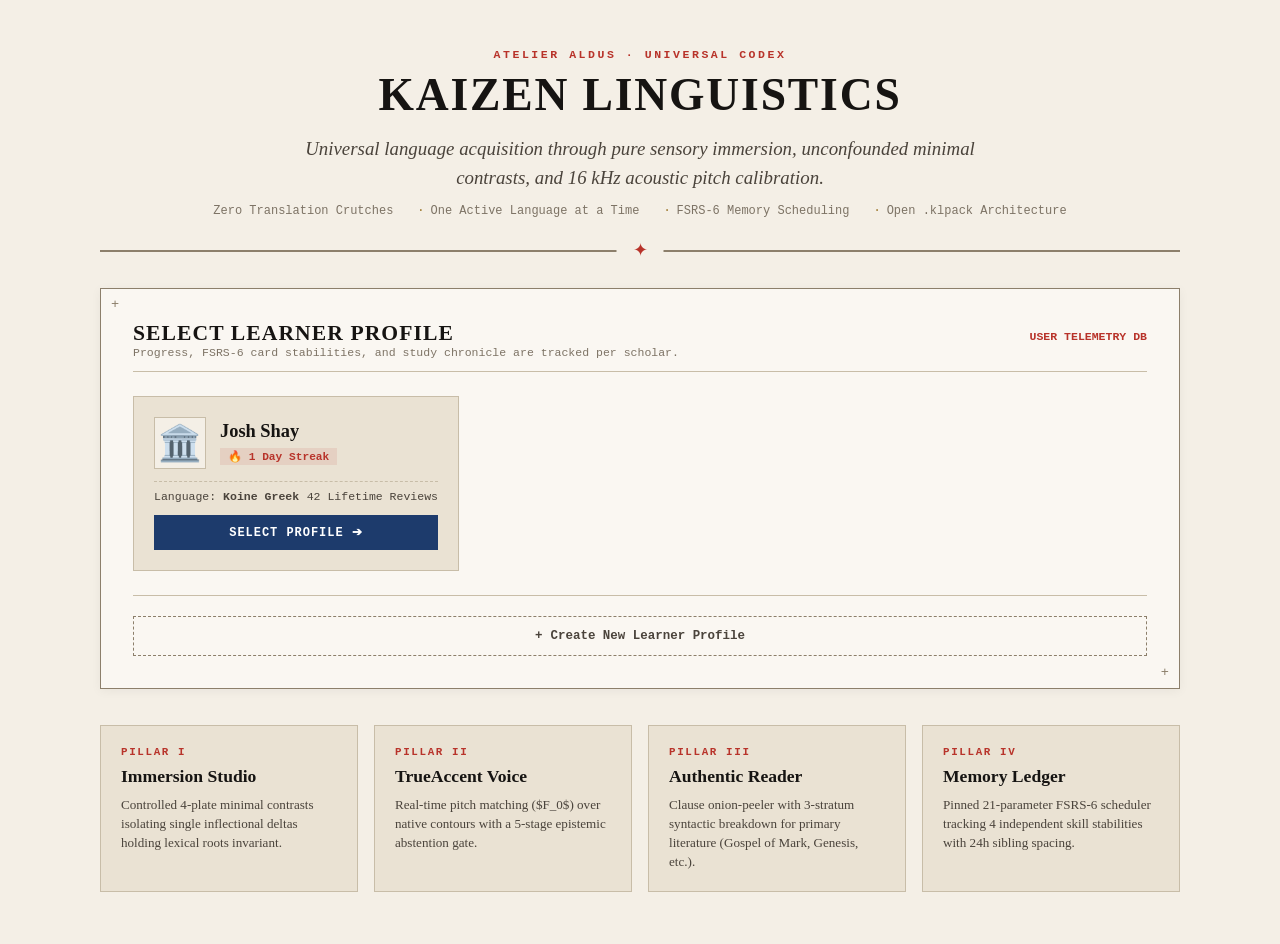
<file: app/src-ui/index.html>
<!DOCTYPE html>
<html lang="en" data-theme="vellum">
<head>
  <meta charset="UTF-8" />
  <meta name="viewport" content="width=device-width, initial-scale=1.0" />
  <title>KAIZEN LINGUISTICS — Universal Language Acquisition Platform</title>

  <!-- Modular Atelier Aldus Design System -->
  <link rel="stylesheet" href="./css/theme.css" />
  <link rel="stylesheet" href="./css/layout.css" />
  <link rel="stylesheet" href="./css/landing.css" />
  <link rel="stylesheet" href="./css/journey.css" />
  <link rel="stylesheet" href="./css/immersion.css" />
  <link rel="stylesheet" href="./css/voice.css" />
  <link rel="stylesheet" href="./css/reader.css" />
  <link rel="stylesheet" href="./css/ledger.css" />
  <link rel="stylesheet" href="./css/tooltips.css" />
</head>
<body>

  <!-- ===================================================================== -->
  <!-- VIEW 1: LANDING PAGE & LEARNER PROFILE SELECTION / SIGN-IN            -->
  <!-- ===================================================================== -->
  <div class="app-view active" id="view_landing">
    <main class="landing-page">
      <div class="landing-container">

        <!-- Hero Section -->
        <header class="landing-hero">
          <div class="landing-brand-overline">ATELIER ALDUS · UNIVERSAL CODEX</div>
          <h1 class="landing-title">Kaizen Linguistics</h1>
          <p class="landing-subtitle">
            Universal language acquisition through pure sensory immersion, unconfounded minimal contrasts, and 16 kHz acoustic pitch calibration.
          </p>
          <div class="landing-meta-strip">
            <div class="landing-meta-item"><span>Zero Translation Crutches</span></div>
            <div class="landing-meta-item"><span class="dot">·</span><span>One Active Language at a Time</span></div>
            <div class="landing-meta-item"><span class="dot">·</span><span>FSRS-6 Memory Scheduling</span></div>
            <div class="landing-meta-item"><span class="dot">·</span><span>Open .klpack Architecture</span></div>
          </div>
        </header>

        <!-- Learner Profile Selection Hub -->
        <section class="profile-hub-section">
          <div class="section-header-row">
            <div>
              <h2 class="section-title">Select Learner Profile</h2>
              <div class="section-caption">Progress, FSRS-6 card stabilities, and study chronicle are tracked per scholar.</div>
            </div>
            <span style="font-family:var(--font-mono);font-size:0.72rem;color:var(--rubric-vermilion);font-weight:700;">USER TELEMETRY DB</span>
          </div>

          <!-- Profiles Cards Grid -->
          <div class="profiles-grid" id="profilesList">
            <!-- Populated dynamically by app.js -->
          </div>

          <!-- Create New Learner Profile Box -->
          <div class="create-profile-box">
            <button class="create-profile-toggle" onclick="window.App.toggleCreateProfileForm()">
              <span>+</span> <span>Create New Learner Profile</span>
            </button>

            <form class="create-profile-form" id="createProfileForm" onsubmit="window.App.handleCreateProfileSubmit(event)">
              <div class="form-row">
                <input type="text" class="form-input" id="newProfileName" placeholder="Enter scholar name (e.g., Josh Shay, Elena)..." required />
                <div class="avatar-selector">
                  <button type="button" class="avatar-option-btn selected" data-avatar="🏛️" onclick="window.App.setFormAvatar('🏛️')">🏛️</button>
                  <button type="button" class="avatar-option-btn" data-avatar="📜" onclick="window.App.setFormAvatar('📜')">📜</button>
                  <button type="button" class="avatar-option-btn" data-avatar="🦉" onclick="window.App.setFormAvatar('🦉')">🦉</button>
                  <button type="button" class="avatar-option-btn" data-avatar="🏺" onclick="window.App.setFormAvatar('🏺')">🏺</button>
                  <button type="button" class="avatar-option-btn" data-avatar="🕊️" onclick="window.App.setFormAvatar('🕊️')">🕊️</button>
                  <button type="button" class="avatar-option-btn" data-avatar="🧭" onclick="window.App.setFormAvatar('🧭')">🧭</button>
                </div>
                <button type="submit" class="form-submit-btn">Create &amp; Sign In</button>
              </div>
            </form>
          </div>
        </section>

        <!-- 4 Pillars Method Overview -->
        <section class="landing-pillars-grid">
          <div class="pillar-card">
            <span class="pillar-num">Pillar I</span>
            <div class="pillar-title">Immersion Studio</div>
            <p class="pillar-desc">Controlled 4-plate minimal contrasts isolating single inflectional deltas holding lexical roots invariant.</p>
          </div>
          <div class="pillar-card">
            <span class="pillar-num">Pillar II</span>
            <div class="pillar-title">TrueAccent Voice</div>
            <p class="pillar-desc">Real-time pitch matching ($F_0$) over native contours with a 5-stage epistemic abstention gate.</p>
          </div>
          <div class="pillar-card">
            <span class="pillar-num">Pillar III</span>
            <div class="pillar-title">Authentic Reader</div>
            <p class="pillar-desc">Clause onion-peeler with 3-stratum syntactic breakdown for primary literature (Gospel of Mark, Genesis, etc.).</p>
          </div>
          <div class="pillar-card">
            <span class="pillar-num">Pillar IV</span>
            <div class="pillar-title">Memory Ledger</div>
            <p class="pillar-desc">Pinned 21-parameter FSRS-6 scheduler tracking 4 independent skill stabilities with 24h sibling spacing.</p>
          </div>
        </section>

      </div>
    </main>
  </div>

  <!-- ===================================================================== -->
  <!-- VIEW 2: LANGUAGE SELECTION STUDIO ("Choose a Language to Learn")     -->
  <!-- ===================================================================== -->
  <div class="app-view" id="view_languages">
    <main class="languages-page">
      <div class="languages-container">

        <!-- Top Navigation -->
        <nav class="languages-top-nav">
          <button class="back-to-landing-btn" onclick="window.App.switchView('landing')">
            ← Switch Learner Profile
          </button>
          <div style="font-family:var(--font-mono); font-size:0.75rem; color:var(--ink-secondary);">
            Primary Language: <strong>English</strong> · Single-Language Focus
          </div>
        </nav>

        <!-- Header Hero -->
        <header>
          <h2 class="languages-hero-title">Choose a Language to Learn</h2>
          <p class="languages-hero-desc">
            KaizenLinguistics immerses you in one target language at a time to prevent cross-linguistic interference. All exercises, audio recitations, and authentic literature will be focused entirely on your selected language:
          </p>
        </header>

        <!-- Installed Languages Selection Grid -->
        <div class="languages-choice-grid" id="languagesChoiceGrid">
          <!-- Populated dynamically by app.js (Koine Greek, Biblical Hebrew) -->
        </div>

        <!-- Universal Language Pack Extensibility -->
        <div class="universal-extensibility-banner">
          <div class="universal-text-group">
            <h4>Learn Any Language on KaizenLinguistics</h4>
            <p>
              Our open architecture allows learning ANY language compiled into a <code>.klpack</code> archive (Classical Latin, Classical Arabic, Modern Japanese, French, etc.). Each pack includes unconfounded contrast exercises, high-fidelity audio, and syntactic treebanks.
            </p>
          </div>
          <button class="import-pack-btn" onclick="alert('To load a custom language pack, place your .klpack file in the packs/ directory and KaizenLinguistics will automatically detect and verify it.')">
            + Import Custom Pack (.klpack)
          </button>
        </div>

      </div>
    </main>
  </div>

  <!-- ===================================================================== -->
  <!-- VIEW 3: COURSE PROGRESSION JOURNEY & ROADMAP                          -->
  <!-- ===================================================================== -->
  <div class="app-view" id="view_course">

    <!-- Top Colophon Application Bar -->
    <header class="colophon-bar">
      <div class="colophon-brand">
        <span class="brand-overline">ATELIER ALDUS · UNIVERSAL CODEX</span>
        <span class="brand-title">Kaizen Linguistics</span>
      </div>

      <!-- Active Learner Profile Chip & Menu -->
      <div class="user-profile-header-chip">
        <button class="user-chip-btn" onclick="window.App.toggleUserDropdown()" title="Current Learner Profile">
          <span>🏛️</span>
          <strong>Josh Shay</strong>
          <span class="lang-caret">▼</span>
        </button>
        <div class="user-dropdown-menu">
          <div class="user-dropdown-header">
            <div class="user-dropdown-name">Josh Shay</div>
            <div class="user-dropdown-streak">🔥 1 Day Streak</div>
            <div class="user-dropdown-reviews" style="font-family:var(--font-mono);font-size:0.65rem;color:var(--ink-muted);">42 Lifetime Reviews</div>
          </div>
          <button class="user-dropdown-action" onclick="window.App.switchView('languages')">
            🌐 Switch Active Language
          </button>
          <button class="user-dropdown-action" onclick="window.App.switchView('landing')">
            👥 Switch Learner Profile
          </button>
          <button class="user-dropdown-action" style="color:var(--rubric-vermilion);" onclick="window.App.signOut()">
            ⎋ Sign Out
          </button>
        </div>
      </div>

      <!-- Active Language Switcher -->
      <div class="language-selector-block">
        <button class="active-lang-btn" onclick="window.App.switchView('languages')" title="Switch active target language">
          <span class="activeLangLabel">
            <span class="lang-badge">Κοινή</span>
            <span>Koine Greek</span>
            <span class="lang-caret">▼</span>
          </span>
        </button>
      </div>

      <!-- Course Progression Header Label -->
      <div style="display:flex;align-items:center;padding:0 16px;gap:8px;">
        <span style="font-family:var(--font-mono);font-size:0.75rem;color:var(--ink-secondary);font-weight:600;">Course Progression Hub</span>
      </div>

      <!-- Header Actions -->
      <div class="colophon-right">
        <button class="header-action-btn pointing-toggle-btn" onclick="window.App.togglePointing()">
          Diacritics: On
        </button>
        <button class="header-action-btn theme-toggle-btn" onclick="window.App.toggleTheme()">
          Atmosphere: Vellum
        </button>
        <button class="help-shortcut-btn" onclick="window.Tooltips.toggleShortcutsModal()" title="Keyboard Shortcuts &amp; Help (?)">
          ?
        </button>
      </div>
    </header>

    <main class="journey-page">
      <div class="journey-container">

        <!-- Hero Course Card -->
        <section class="journey-hero-card">
          <div class="journey-hero-left">
            <div class="journey-lang-badge" id="journeyHeroAutonym">Κοινή Ἑλληνική</div>
            <h2 class="journey-hero-title" id="journeyHeroTitle">Koine Greek Learning Journey</h2>
            <div class="journey-progress-text" id="journeyProgressText">0 of 70 Lessons Mastered (0.0%) · Level A1 Foundation</div>
            <div class="journey-progress-bar-track">
              <div class="journey-progress-bar-fill" id="journeyProgressFill" style="width: 0%;"></div>
            </div>
          </div>
          <div class="journey-hero-right">
            <button class="hero-continue-btn" id="journeyHeroContinueBtn">
              <span>▶ Continue: Lesson 1 — Who Does What? (Subject vs. Object)</span>
              <span style="font-size:1.1rem;">➔</span>
            </button>
            <button class="explorer-mode-toggle" id="btnExplorerMode" onclick="window.Journey.toggleExplorerMode()">
              🔓 Unlock All Lessons (Explorer Mode)
            </button>
          </div>
        </section>

        <!-- Journey Sub-Nav Bar (Roadmap vs Tools) -->
        <nav class="journey-nav-strip">
          <div class="journey-tabs-group">
            <button class="journey-nav-btn active">
              <span>🗺️</span> <span>Course Roadmap (70 Lessons)</span>
            </button>
            <button class="journey-nav-btn" onclick="window.App.openStudioWorkspace('voice')">
              <span>🎙️</span> <span>TrueAccent Voice</span>
            </button>
            <button class="journey-nav-btn" onclick="window.App.openStudioWorkspace('reader')">
              <span>📖</span> <span>Authentic Reader</span>
            </button>
            <button class="journey-nav-btn" onclick="window.App.openStudioWorkspace('ledger')">
              <span>📊</span> <span>Memory Ledger</span>
            </button>
            <button class="journey-nav-btn" onclick="window.App.openStudioWorkspace('method')">
              <span>📜</span> <span>Method Guide</span>
            </button>
          </div>
          <div style="font-family:var(--font-mono);font-size:0.72rem;color:var(--ink-secondary);">
            Sequential Progression: Master each lesson to unlock the next
          </div>
        </nav>

        <!-- Units Progression Tree -->
        <section class="units-progression-tree" id="unitsProgressionTree">
          <!-- Rendered dynamically by Journey.renderCourseRoadmap() -->
        </section>

      </div>
    </main>
  </div>

  <!-- ===================================================================== -->
  <!-- VIEW 4: FOCUSED UNCLUTTERED LESSON STUDIO                             -->
  <!-- ===================================================================== -->
  <div class="app-view" id="view_lesson">

    <!-- Focused Lesson Sticky Top Bar -->
    <header class="focused-lesson-top-bar">
      <div style="display:flex;align-items:center;gap:14px;">
        <button class="lesson-back-btn" onclick="window.App.switchView('course')">
          ← Exit to Course Map
        </button>
        <span class="lesson-breadcrumb-title" id="lessonBreadcrumbTitle">UNIT 1 · LESSON 1: Who Does What? Subject vs. Object</span>
      </div>

      <!-- Header Right Actions -->
      <div style="display:flex;align-items:center;gap:10px;">
        <div class="user-profile-header-chip">
          <button class="user-chip-btn" onclick="window.App.toggleUserDropdown()" title="Current Learner Profile">
            <span>🏛️</span>
            <strong>Josh Shay</strong>
            <span class="lang-caret">▼</span>
          </button>
          <div class="user-dropdown-menu">
            <div class="user-dropdown-header">
              <div class="user-dropdown-name">Josh Shay</div>
              <div class="user-dropdown-streak">🔥 1 Day Streak</div>
            </div>
            <button class="user-dropdown-action" onclick="window.App.switchView('course')">
              🗺️ Course Roadmap
            </button>
            <button class="user-dropdown-action" onclick="window.App.switchView('languages')">
              🌐 Switch Active Language
            </button>
            <button class="user-dropdown-action" onclick="window.App.switchView('landing')">
              👥 Switch Learner Profile
            </button>
            <button class="user-dropdown-action" style="color:var(--rubric-vermilion);" onclick="window.App.signOut()">
              ⎋ Sign Out
            </button>
          </div>
        </div>

        <button class="header-action-btn pointing-toggle-btn" onclick="window.App.togglePointing()">
          Diacritics: On
        </button>
        <button class="header-action-btn theme-toggle-btn" onclick="window.App.toggleTheme()">
          Atmosphere: Vellum
        </button>
        <button class="help-shortcut-btn" onclick="window.Tooltips.toggleShortcutsModal()" title="Keyboard Shortcuts &amp; Help (?)">
          ?
        </button>
      </div>
    </header>

    <!-- Focused Lesson Stage (NO CLUTTERED SIDEBAR!) -->
    <main class="focused-lesson-page">
      <div class="focused-lesson-stage">

        <!-- Celebratory Success Banner (Opens upon passing lesson) -->
        <div class="lesson-success-banner" id="lessonSuccessBanner">
          <div class="success-banner-header">
            <span class="success-check-icon">✓</span>
            <div>
              <h3 class="success-banner-title" id="successBannerTitle">Lesson Passed!</h3>
              <p class="success-banner-message" id="successBannerMessage">
                You have successfully acquired this concept. It is now scheduled into your FSRS-6 Memory Ledger across all 4 learning modalities.
              </p>
            </div>
          </div>
          <div class="success-actions-row">
            <button class="success-next-btn" id="successNextBtn">Continue to Next Lesson ➔</button>
            <button class="success-voice-btn" onclick="window.Immersion.handoffToVoiceStudio()">Practice Prosody in Voice Studio ➔</button>
            <button class="lesson-back-btn" onclick="window.App.switchView('course')">Return to Course Map</button>
          </div>
        </div>

        <!-- English Pedagogical Lesson Walkthrough Card -->
        <div class="lesson-walkthrough-card" id="immersionWalkthroughCard">
          <div class="walkthrough-header-bar">
            <div class="walkthrough-badge-group">
              <span class="walkthrough-unit-tag" id="walkthroughUnitTag">UNIT 1 · LESSON 1</span>
              <span class="walkthrough-grammar-tag" id="walkthroughGrammarTag">Nominative vs. Accusative Roles</span>
            </div>
            <button class="walkthrough-toggle-btn" id="btnToggleWalkthrough" onclick="window.Immersion.toggleWalkthrough()">
              Lesson Guide ▾
            </button>
          </div>
          <div id="walkthroughBody">
            <h3 class="walkthrough-title" id="walkthroughTitle">Who Does What? Subject vs. Object</h3>
            <p class="walkthrough-explanation" id="walkthroughExplanation">
              In Greek, word order does NOT determine who does the action—endings do! Look for -ος for the Subject performing the action, and -ον for the Object receiving the action.
            </p>
            <div class="walkthrough-steps-grid">
              <div class="walkthrough-step-box">
                <div class="step-box-header">1. Listen &amp; Read</div>
                <div class="step-box-text">Hear native pronunciation and observe the inflectional morpheme.</div>
              </div>
              <div class="walkthrough-step-box">
                <div class="step-box-header">2. Compare Situations</div>
                <div class="step-box-text">Inspect the 4 situational contrast diagrams below to see who acts on whom.</div>
              </div>
              <div class="walkthrough-step-box">
                <div class="step-box-header">3. Choose Matching Plate</div>
                <div class="step-box-text">Click the situation plate that matches the sentence.</div>
              </div>
            </div>
          </div>
        </div>

        <!-- Target Stimulus Folio -->
        <div class="stimulus-card">
          <div class="stimulus-meta">
            <span class="unit-badge" id="immersionUnitBadge">Nominative vs Accusative</span>
            <span style="font-family:var(--font-mono);font-size:0.7rem;color:var(--ink-muted);">Controlled Minimal Contrast</span>
          </div>
          <div class="target-script" id="immersionTargetScript">Loading concept...</div>
          <div class="audio-controls-row">
            <div class="ipa-text" id="immersionTargetIpa">/.../</div>
            <div class="control-btn-group">
              <button class="control-btn primary" onclick="window.Immersion.playAudio()">▶ Play Audio (Space)</button>
              <button class="control-btn" onclick="window.Immersion.handoffToVoiceStudio()">🎙 Practice in Voice Studio ➔</button>
              <button class="control-btn" onclick="window.Immersion.stepConcept(-1)">◀ Prev</button>
              <button class="control-btn" onclick="window.Immersion.stepConcept(1)">Next ▶</button>
            </div>
          </div>

          <!-- English Translation & Morpheme Analysis (Toggleable) -->
          <div class="pedagogical-gloss-row">
            <button class="gloss-toggle-btn" onclick="window.Immersion.toggleGloss()">
              💡 <span id="glossToggleLabel">Show English Meaning &amp; Analysis</span>
            </button>
            <div class="gloss-content-box" id="glossContentBox" style="display:none;">
              <div class="gloss-translation-line" id="glossTranslationLine">"The brother sees the angel."</div>
              <div class="gloss-morpheme-line" id="glossMorphemeLine">ἄγγελος (messenger / angel) · Focus: Nominative vs. Accusative</div>
            </div>
          </div>
        </div>

        <!-- Post-Selection Insight Banner -->
        <div class="feedback-insight-banner" id="feedbackInsightBanner">
          <div class="feedback-text" id="feedbackInsightText"></div>
          <button class="voice-handoff-link" onclick="window.Immersion.handoffToVoiceStudio()">Inspect Prosody in Voice Studio ➔</button>
        </div>

        <!-- 4-Plate Situational Contrast Grid -->
        <div class="contrast-grid" id="immersionContrastGrid"></div>

      </div>
    </main>
  </div>

  <!-- ===================================================================== -->
  <!-- VIEW 5: MAIN WORKSPACE STUDIOS (Voice, Reader, Ledger, Method)        -->
  <!-- ===================================================================== -->
  <div class="app-view" id="view_studios">

    <!-- Top Colophon Application Bar -->
    <header class="colophon-bar">
      <div class="colophon-brand">
        <span class="brand-overline">ATELIER ALDUS · UNIVERSAL CODEX</span>
        <span class="brand-title">Kaizen Linguistics</span>
      </div>

      <!-- Active Learner Profile Chip & Menu -->
      <div class="user-profile-header-chip">
        <button class="user-chip-btn" onclick="window.App.toggleUserDropdown()" title="Current Learner Profile">
          <span>🏛️</span>
          <strong>Josh Shay</strong>
          <span class="lang-caret">▼</span>
        </button>
        <div class="user-dropdown-menu">
          <div class="user-dropdown-header">
            <div class="user-dropdown-name">Josh Shay</div>
            <div class="user-dropdown-streak">🔥 1 Day Streak</div>
            <div class="user-dropdown-reviews" style="font-family:var(--font-mono);font-size:0.65rem;color:var(--ink-muted);">42 Lifetime Reviews</div>
          </div>
          <button class="user-dropdown-action" onclick="window.App.switchView('course')">
            🗺️ Course Roadmap
          </button>
          <button class="user-dropdown-action" onclick="window.App.switchView('languages')">
            🌐 Switch Active Language
          </button>
          <button class="user-dropdown-action" onclick="window.App.switchView('landing')">
            👥 Switch Learner Profile
          </button>
          <button class="user-dropdown-action" style="color:var(--rubric-vermilion);" onclick="window.App.signOut()">
            ⎋ Sign Out
          </button>
        </div>
      </div>

      <!-- Active Language Switcher -->
      <div class="language-selector-block">
        <button class="active-lang-btn" onclick="window.App.switchView('languages')" title="Switch active target language">
          <span class="activeLangLabel">
            <span class="lang-badge">Κοινή</span>
            <span>Koine Greek</span>
            <span class="lang-caret">▼</span>
          </span>
        </button>
      </div>

      <!-- Back to Course Journey Roadmap Button -->
      <div style="display:flex;align-items:center;padding:0 8px;">
        <button class="lesson-back-btn" onclick="window.App.switchView('course')" style="padding:6px 12px;font-weight:700;">
          ← Course Map
        </button>
      </div>

      <!-- Primary Workspace Tabs -->
      <nav class="workspace-tabs">
        <button class="tab-btn active" data-workspace="voice" onclick="window.App.switchWorkspace('voice')">
          <span class="tab-num">II</span> Voice Studio
        </button>
        <button class="tab-btn" data-workspace="reader" onclick="window.App.switchWorkspace('reader')">
          <span class="tab-num">III</span> Authentic Reader
        </button>
        <button class="tab-btn" data-workspace="ledger" onclick="window.App.switchWorkspace('ledger')">
          <span class="tab-num">IV</span> Memory Ledger
        </button>
        <button class="tab-btn" data-workspace="method" onclick="window.App.switchWorkspace('method')">
          <span class="tab-num">V</span> Method Guide
        </button>
      </nav>

      <!-- Header Actions -->
      <div class="colophon-right">
        <button class="header-action-btn pointing-toggle-btn" onclick="window.App.togglePointing()">
          Diacritics: On
        </button>
        <button class="header-action-btn theme-toggle-btn" onclick="window.App.toggleTheme()">
          Atmosphere: Vellum
        </button>
        <button class="help-shortcut-btn" onclick="window.Tooltips.toggleShortcutsModal()" title="Keyboard Shortcuts &amp; Help (?)">
          ?
        </button>
      </div>
    </header>

    <!-- Workspace Stage Area -->
    <main class="workspace-stage">

      <!-- =================================================================== -->
      <!-- WORKSPACE 2: TRUEACCENT VOICE STUDIO (Speech & Prosody)              -->
      <!-- =================================================================== -->
      <section class="workspace-panel active" id="panel_voice">
        <div class="workspace-guidance-banner">
          <div>
            <strong>TrueAccent Voice Studio:</strong> Real-time pitch matching ($F_0$) &amp; 5-stage epistemic speech evaluation.
            <span class="scholia-tip" data-tip="Plots your voice in vermilion over the native historical reference curve in gold. If your room is noisy, the system abstains rather than giving a false score.">?</span>
          </div>
          <button class="guidance-toggle-btn" data-target="guideVoice">What is this? ▼</button>
        </div>
        <div class="guidance-drawer" id="guideVoice">
          <p><strong>Trustworthy Acoustic Calibration:</strong> Most language apps use cheap speech engines that hand out fake 95% scores even if you mumble. TrueAccent decomposes your utterance through a 5-Stage Epistemic Gate: checking Signal-to-Noise Ratio (SNR $\ge 12\text{ dB}$), speech duration, unconstrained transcription verification, Dynamic Time Warping alignment, and phoneme posterior log-likelihood. If audio is unclear, the system explicitly returns <em>Unable to Assess</em> without penalizing your spaced-repetition memory score.</p>
        </div>

        <div class="voice-layout">
          <div class="voice-header-card">
            <div>
              <div class="voice-target-phrase" id="voiceTargetPhrase">ὁ ἄγγελος βλέπει</div>
              <div class="voice-target-ipa" id="voiceTargetIpa">/ho ˈaŋɡɛlos blˈɛpiː/</div>
            </div>
            <div class="voice-action-row">
              <button class="record-btn" id="btnVoiceRecord" onclick="window.Voice.toggleRecording()">
                ● Record Voice (Microphone)
              </button>
            </div>
          </div>

          <!-- 260px Harmonic Oscilloscope HUD -->
          <div class="oscilloscope-stage-box">
            <div class="stage-title-strip">
              <span>TrueAccent Dual-Trace Harmonic Pitch Oscilloscope ($F_0$ &amp; 32-Band Spectrum)</span>
              <span style="color:var(--verdigris-pass);">16 kHz Direct PCM</span>
            </div>
            <canvas id="voiceScopeCanvas"></canvas>
            <div class="scope-legend-row">
              <div class="legend-key">
                <span class="legend-swatch" style="background:var(--gold-burnished);"></span>
                <span>Native Reference Pitch Contour ($F_0$)</span>
              </div>
              <div class="legend-key">
                <span class="legend-swatch" style="background:var(--rubric-vermilion);"></span>
                <span>Learner Recorded Vocal Pitch ($F_0$)</span>
              </div>
              <div class="legend-key">
                <span class="legend-swatch" style="background:var(--gold-soft);border:1px solid var(--gold-burnished);"></span>
                <span>32-Band Waveform Energy HUD</span>
              </div>
            </div>
          </div>

          <!-- 5-Stage Epistemic Gate Grid -->
          <div class="epistemic-gate-grid">
            <div class="gate-card" id="gate1">
              <span class="gate-label">1. Signal Hygiene</span>
              <span class="gate-status pass">READY</span>
              <span class="gate-desc">SNR &ge; 12 dB required</span>
            </div>
            <div class="gate-card" id="gate2">
              <span class="gate-label">2. Speech Duration</span>
              <span class="gate-status pass">READY</span>
              <span class="gate-desc">VAD endpointing &ge; 350ms</span>
            </div>
            <div class="gate-card" id="gate3">
              <span class="gate-label">3. Target Verify</span>
              <span class="gate-status pass">READY</span>
              <span class="gate-desc">Matches target lexemes</span>
            </div>
            <div class="gate-card" id="gate4">
              <span class="gate-label">4. Time Alignment</span>
              <span class="gate-status pass">READY</span>
              <span class="gate-desc">DTW confidence &ge; 0.80</span>
            </div>
            <div class="gate-card" id="gate5">
              <span class="gate-label">5. Phoneme GoP</span>
              <span class="gate-status pass">READY</span>
              <span class="gate-desc">Acoustic posterior pass</span>
            </div>
          </div>

          <!-- Abstention Explainer Card -->
          <div class="abstention-card" id="voiceAbstentionCard">
            <div class="abstention-title">Epistemic Abstention: Unable to Assess</div>
            <div class="abstention-body" id="voiceAbstentionBody"></div>
          </div>

          <!-- Collapsible Diagnostics Drawer -->
          <div class="diagnostics-drawer">
            <div class="diagnostics-header" onclick="window.Voice.toggleDiagnosticsDrawer()">
              <span>⚙ Developer Diagnostics &amp; Telemetry Simulation</span>
              <span>Toggle Drawer ▼</span>
            </div>
            <div class="diagnostics-body" id="diagnosticsBody">
              <p style="font-size:0.82rem;color:var(--ink-secondary);">Use these tools to verify the native 5-stage speech evaluation gate without live microphone hardware:</p>
              <div style="display:flex;gap:10px;">
                <button class="control-btn" onclick="window.Voice.simulateSpeechUtterance(false)">Run Calibrated Clean Utterance</button>
                <button class="control-btn" onclick="window.Voice.simulateSpeechUtterance(true)">Run Degraded Signal (Trigger Abstention)</button>
              </div>
            </div>
          </div>
        </div>
      </section>

      <!-- =================================================================== -->
      <!-- WORKSPACE 3: AUTHENTIC TEXT READER (Clause Onion-Peeler)             -->
      <!-- =================================================================== -->
      <section class="workspace-panel" id="panel_reader">
        <div class="workspace-guidance-banner">
          <div>
            <strong>Authentic Text Reader:</strong> Scaffolded reading of authentic literature with 3-stratum syntactic peeling.
            <span class="scholia-tip" data-tip="Peels away modifiers layer by layer: Stratum 1 shows only the core sentence, Stratum 2 adds descriptions, Stratum 3 shows the full text.">?</span>
          </div>
          <button class="guidance-toggle-btn" data-target="guideReader">What is this? ▼</button>
        </div>
        <div class="guidance-drawer" id="guideReader">
          <p><strong>The Clause Onion-Peeler:</strong> Reading authentic ancient or modern literature is overwhelming when complex subordinate clauses, participles, and adjectives obscure the core thought. The 3-Stratum Syntactic Peeler allows you to isolate the core sentence kernel first (Verb + Subject + Direct Object), then expand to modifiers, and finally read the complete authentic prose. Click any word to inspect its root, grammar, and English definition.</p>
        </div>

        <div class="reader-layout">
          <div class="reader-header-bar">
            <div class="passage-select-group">
              <label style="font-family:var(--font-mono);font-size:0.7rem;text-transform:uppercase;color:var(--ink-muted);">Select Passage:</label>
              <select class="reader-select" id="readerPassageSelect" onchange="window.Reader.selectPassage(this.value)"></select>
            </div>
            <button class="control-btn primary" onclick="window.Reader.playPassageRecitation()">▶ Play Native Recitation</button>
          </div>

          <!-- 3-Stratum Controls -->
          <div class="strata-control-strip">
            <div class="strata-btn-group">
              <button class="strata-btn" data-stratum="1" onclick="window.Reader.setStratum(1)">Stratum 1: Core Clause</button>
              <button class="strata-btn" data-stratum="2" onclick="window.Reader.setStratum(2)">Stratum 2: Expansion</button>
              <button class="strata-btn active" data-stratum="3" onclick="window.Reader.setStratum(3)">Stratum 3: Full Text</button>
            </div>
            <div class="strata-explanation-note" id="strataExplanationNote">
              Stratum 3 (Full Text): Complete authentic literature with discourse particles and poetic accents.
            </div>
          </div>

          <!-- Manuscript Folio Display -->
          <div class="manuscript-stage" id="readerManuscriptStage"></div>

          <!-- Floating Word Inspector Card -->
          <div class="word-inspect-card" id="readerWordInspectCard"></div>
        </div>
      </section>

      <!-- =================================================================== -->
      <!-- WORKSPACE 4: MEMORY LEDGER (FSRS-6 Deck Analytics)                   -->
      <!-- =================================================================== -->
      <section class="workspace-panel" id="panel_ledger">
        <div class="workspace-guidance-banner">
          <div>
            <strong>Memory Ledger:</strong> Pinned FSRS-6 spaced repetition, independent skill stability &amp; 24h sibling spacing.
            <span class="scholia-tip" data-tip="Tracks Listening, Reading, Speaking, and Writing separately. Practicing one modality defers siblings for 24 hours to prevent memory illusions.">?</span>
          </div>
          <button class="guidance-toggle-btn" data-target="guideLedger">What is this? ▼</button>
        </div>
        <div class="guidance-drawer" id="guideLedger">
          <p><strong>Observation-Driven Memory Scheduling:</strong> Traditional flashcard systems assume that recognizing a word on a screen means you can also understand it when spoken or say it aloud. KaizenLinguistics maintains four independent memory stability vectors for every concept: Listening, Reading, Speaking, and Writing. When you review a word in listening mode, its reading and speaking cards are temporarily buried for 24 hours so you are tested on genuine active recall rather than same-day visual echoes.</p>
        </div>

        <div class="ledger-layout">
          <!-- Retention Summary Cards Grid -->
          <div class="retention-summary-grid">
            <div class="metric-card">
              <span class="metric-label">Cards Due Today</span>
              <span class="metric-number" id="metricDueCount" style="color:var(--rubric-vermilion);">0</span>
              <span class="metric-note">Ready for scheduled review</span>
            </div>
            <div class="metric-card">
              <span class="metric-label">In Active Learning</span>
              <span class="metric-number" id="metricLearningCount" style="color:var(--gold-burnished);">0</span>
              <span class="metric-note">Acquiring initial stability</span>
            </div>
            <div class="metric-card">
              <span class="metric-label">Mastered Concepts</span>
              <span class="metric-number" id="metricMasteredCount" style="color:var(--verdigris-pass);">0</span>
              <span class="metric-note">Stability &ge; 21 days</span>
            </div>
            <div class="metric-card">
              <span class="metric-label">24h Sibling Buried</span>
              <span class="metric-number" id="metricBuriedCount" style="color:var(--lapis-cobalt);">0</span>
              <span class="metric-note">Deferred until tomorrow</span>
            </div>
          </div>

          <!-- 4-Skill Independent Stability Meters -->
          <div class="skills-meters-box">
            <div class="box-title-strip">
              <span>Independent Skill Stability (FSRS-6 Days Until 90% Recall)</span>
              <span style="font-family:var(--font-mono);font-size:0.68rem;color:var(--ink-muted);">Target: 21.0 Days</span>
            </div>
            <div class="skills-grid" id="skillsGridContainer"></div>
          </div>

          <!-- 24h Sibling Spacing Explanation Box -->
          <div class="sibling-spacing-box">
            <div style="font-family:var(--font-mono);font-size:0.75rem;font-weight:700;text-transform:uppercase;color:var(--rubric-vermilion);">
              Why Sibling Spacing Matters
            </div>
            <div class="sibling-explanation">
              To prevent same-day rote repetition, reviewing a concept in <strong>Listening</strong> automatically postpones its <strong>Reading</strong> and <strong>Speaking</strong> cards by 24 hours. This guarantees that when you read or speak the phrase tomorrow, you are engaging genuine long-term retrieval rather than short-term sensory echo.
            </div>
          </div>

          <!-- Review Activity Chronicle -->
          <div class="chronicle-box">
            <div class="box-title-strip">
              <span>Recent Review Audit Chronicle (user_telemetry.db)</span>
              <button class="header-action-btn" onclick="window.Ledger.runIntegrityAudit()">Audit Dual-DB Integrity</button>
            </div>
            <table class="chronicle-table">
              <thead>
                <tr>
                  <th>Modality</th>
                  <th>Outcome / Grade</th>
                  <th>Stability After</th>
                  <th>Latency</th>
                  <th>Timestamp</th>
                </tr>
              </thead>
              <tbody id="ledgerChronicleTableBody"></tbody>
            </table>
          </div>
        </div>
      </section>

      <!-- =================================================================== -->
      <!-- WORKSPACE 5: PHILOLOGICAL METHOD GUIDE                               -->
      <!-- =================================================================== -->
      <section class="workspace-panel" id="panel_method">
        <div class="method-codex-layout">
          <article class="method-section">
            <h2 class="method-heading">I. The Dynamic Immersion Principle</h2>
            <p class="method-prose">
              Translating into English in your head creates a cognitive bottleneck. When you learn that a word in another language "equals" an English word, your brain is forced to pass through English every time you hear or read it. True fluency requires direct sensory mapping: associating the sounds and script of the target language directly with situational reality.
            </p>
            <div class="method-quote">
              "Acquisition occurs when the learner understands messages in the target language through meaningful situational contrasts, holding non-target variables invariant."
            </div>
          </article>

          <article class="method-section">
            <h2 class="method-heading">II. Controlled Minimal Contrasts</h2>
            <p class="method-prose">
              Standard language courses confound multiple variables at once: changing the noun, the verb, and the adjective in the same sentence. When that happens, the learner cannot tell which part of the sentence caused the ending to change. In KaizenLinguistics, every exercise isolates a <strong>single delta</strong>. The lexical roots remain strictly identical across all panels so your brain instinctively recognizes the inflectional morpheme.
            </p>
          </article>

          <article class="method-section">
            <h2 class="method-heading">III. TrueAccent Epistemic Guarantee</h2>
            <p class="method-prose">
              Modern AI apps frequently flatter learners by giving 95% scores on unintelligible speech. We reject false confidence. The TrueAccent acoustic pipeline enforces a 5-stage epistemic verification gate. If background noise, clipping, or mumbling makes it impossible to verify pronunciation with high confidence, the system returns <em>Unable to Assess</em>. Your card stability is protected, and you are prompted to try again in a quiet environment.
            </p>
          </article>

          <article class="method-section">
            <h2 class="method-heading">IV. Observation-Driven FSRS-6 Memory Scheduling</h2>
            <p class="method-prose">
              We use the 21-parameter Free Spaced Repetition Scheduler (FSRS-6) algorithm implemented in native Rust. Unlike legacy systems, we maintain four independent skill histories for every concept: Listening, Reading, Speaking, and Writing. Passing a listening card only proves you recognized the sound; your speaking score advances only when you speak aloud and pass acoustic verification.
            </p>
          </article>

          <article class="method-section">
            <h2 class="method-heading">V. Keyboard Shortcuts Reference</h2>
            <table class="shortcut-table">
              <tr><td><span class="kbd-badge">1</span> – <span class="kbd-badge">5</span></td><td>Switch between the 5 Workspaces</td></tr>
              <tr><td><span class="kbd-badge">Space</span></td><td>Play target audio / Toggle live recording</td></tr>
              <tr><td><span class="kbd-badge">R</span></td><td>Toggle microphone recording</td></tr>
              <tr><td><span class="kbd-badge">[</span> / <span class="kbd-badge">]</span></td><td>Step to Previous / Next Concept</td></tr>
              <tr><td><span class="kbd-badge">T</span></td><td>Toggle Atmosphere (Vellum Cotton vs Basalt Nocturne)</td></tr>
              <tr><td><span class="kbd-badge">P</span></td><td>Toggle Diacritics &amp; Vocalic Pointing</td></tr>
              <tr><td><span class="kbd-badge">?</span></td><td>Toggle Keyboard Shortcuts Cheat Sheet</td></tr>
              <tr><td><span class="kbd-badge">Esc</span></td><td>Close any active modal or popover</td></tr>
            </table>
          </article>
        </div>
      </section>

    </main>
  </div>

  <!-- Language Switcher Modal -->
  <div class="modal-overlay" id="languageModal">
    <div class="modal-dialog">
      <div class="modal-header">
        <h3 class="modal-title">Select Active Target Language</h3>
        <button class="modal-close-btn" onclick="window.App.closeLanguageModal()">✕</button>
      </div>
      <p style="font-size:0.88rem;color:var(--ink-secondary);margin-bottom:16px;">
        KaizenLinguistics focuses on mastering one target language at a time. Select your active language studio below:
      </p>
      <div style="display:grid;grid-template-columns:repeat(2,1fr);gap:14px;" id="languageSelectionList"></div>
    </div>
  </div>

  <!-- Keyboard Shortcuts Cheat Sheet Modal -->
  <div class="modal-overlay" id="shortcutsModal">
    <div class="modal-dialog">
      <div class="modal-header">
        <h3 class="modal-title">Keyboard Shortcuts &amp; Navigation</h3>
        <button class="modal-close-btn" onclick="window.Tooltips.toggleShortcutsModal()">✕</button>
      </div>
      <table class="shortcut-table">
        <tr><td><span class="kbd-badge">1</span></td><td>Jump to <strong>Immersion Studio</strong></td></tr>
        <tr><td><span class="kbd-badge">2</span></td><td>Jump to <strong>Voice Studio</strong></td></tr>
        <tr><td><span class="kbd-badge">3</span></td><td>Jump to <strong>Authentic Reader</strong></td></tr>
        <tr><td><span class="kbd-badge">4</span></td><td>Jump to <strong>Memory Ledger</strong></td></tr>
        <tr><td><span class="kbd-badge">5</span></td><td>Jump to <strong>Method Guide</strong></td></tr>
        <tr><td><span class="kbd-badge">Space</span></td><td>Play Audio in Immersion / Record in Voice</td></tr>
        <tr><td><span class="kbd-badge">R</span></td><td>Record Voice Utterance</td></tr>
        <tr><td><span class="kbd-badge">[</span> / <span class="kbd-badge">]</span></td><td>Previous / Next Concept</td></tr>
        <tr><td><span class="kbd-badge">T</span></td><td>Toggle Day (Vellum) / Night (Basalt) Atmosphere</td></tr>
        <tr><td><span class="kbd-badge">P</span></td><td>Toggle Diacritics / Pointing</td></tr>
        <tr><td><span class="kbd-badge">?</span></td><td>Toggle this Shortcuts Cheat Sheet</td></tr>
      </table>
    </div>
  </div>

  <!-- Modular Scripts -->
  <script src="./js/tooltips.js"></script>
  <script src="./js/journey.js"></script>
  <script src="./js/immersion.js"></script>
  <script src="./js/voice.js"></script>
  <script src="./js/reader.js"></script>
  <script src="./js/ledger.js"></script>
  <script src="./js/app.js"></script>
  <script>
    function filterConcepts(query) {
      const q = query.toLowerCase();
      document.querySelectorAll(".concept-item").forEach(item => {
        const text = item.textContent.toLowerCase();
        item.style.display = text.includes(q) ? "flex" : "none";
      });
    }

    // Close user dropdown if clicked outside
    window.addEventListener("click", (e) => {
      const chip = document.querySelector(".user-profile-header-chip");
      if (chip && !chip.contains(e.target)) {
        window.App.closeUserDropdown();
      }
    });

    window.addEventListener("DOMContentLoaded", () => {
      window.App.init();
    });
  </script>
</body>
</html>
</file>
<file: app/src-ui/css/theme.css>
/* KAIZEN LINGUISTICS — Theme & Typography Tokens */

:root[data-theme="vellum"] {
  --paper-bg: #F4EFE6;
  --folio-surface: #EAE2D3;
  --folio-elevated: #FAF7F2;
  --ink-primary: #161412;
  --ink-secondary: #4A433B;
  --ink-muted: #7D7365;
  --rule-hairline: #C8BDA8;
  --rule-strong: #8C7F6B;
  --rubric-vermilion: #B8332A;
  --rubric-soft: rgba(184, 51, 42, 0.10);
  --lapis-cobalt: #1D3B6C;
  --lapis-soft: rgba(29, 59, 108, 0.09);
  --gold-burnished: #9A7428;
  --gold-soft: rgba(154, 116, 40, 0.14);
  --verdigris-pass: #235E4A;
  --verdigris-soft: rgba(35, 94, 74, 0.11);
  --shadow-plate: 0 2px 10px rgba(22, 20, 18, 0.05);
  --shadow-elevated: 0 8px 24px rgba(22, 20, 18, 0.08);
}

:root[data-theme="basalt"] {
  --paper-bg: #11100E;
  --folio-surface: #181613;
  --folio-elevated: #201D19;
  --ink-primary: #F0ECE1;
  --ink-secondary: #B8AEA0;
  --ink-muted: #736A5E;
  --rule-hairline: #2E2A24;
  --rule-strong: #544C40;
  --rubric-vermilion: #DF564B;
  --rubric-soft: rgba(223, 86, 75, 0.14);
  --lapis-cobalt: #6A98D8;
  --lapis-soft: rgba(106, 152, 216, 0.13);
  --gold-burnished: #D4AF5A;
  --gold-soft: rgba(212, 175, 90, 0.15);
  --verdigris-pass: #47B08C;
  --verdigris-soft: rgba(71, 176, 140, 0.14);
  --shadow-plate: 0 4px 20px rgba(0, 0, 0, 0.45);
  --shadow-elevated: 0 12px 32px rgba(0, 0, 0, 0.60);
}

:root {
  --font-display: "Cormorant Garamond", "Hoefler Text", "EB Garamond", "Palatino", "Georgia", serif;
  --font-ui: -apple-system, BlinkMacSystemFont, "Segoe UI", Roboto, Helvetica, Arial, sans-serif;
  --font-target: "SBL Greek", "SBL Hebrew", "Ezra SIL", "New Athena Unicode", "Frank Ruhl Libre", "Cardo", "EB Garamond", serif;
  --font-mono: "SF Mono", "JetBrains Mono", "Menlo", monospace;
}

* {
  box-sizing: border-box;
  margin: 0;
  padding: 0;
}

body {
  background-color: var(--paper-bg);
  color: var(--ink-primary);
  font-family: var(--font-display);
  min-height: 100vh;
  display: flex;
  flex-direction: column;
  transition: background-color 0.25s ease, color 0.25s ease;
  background-image:
    radial-gradient(circle at 50% 0%, var(--gold-soft), transparent 70%),
    linear-gradient(to right, rgba(140, 127, 107, 0.04) 1px, transparent 1px),
    linear-gradient(to bottom, rgba(140, 127, 107, 0.04) 1px, transparent 1px);
  background-size: 100% 100%, 36px 36px, 36px 36px;
  overflow-x: hidden;
}
</file>
<file: app/src-ui/css/layout.css>
/* KAIZEN LINGUISTICS — Application Shell & Workspace Layout */

.colophon-bar {
  border-bottom: 1px solid var(--rule-strong);
  background: var(--folio-elevated);
  display: grid;
  grid-template-columns: auto auto auto 1fr auto;
  align-items: stretch;
  min-height: 64px;
  position: sticky;
  top: 0;
  z-index: 100;
  box-shadow: 0 1px 4px rgba(0, 0, 0, 0.04);
}

.colophon-brand {
  padding: 10px 22px;
  border-right: 1px solid var(--rule-hairline);
  display: flex;
  flex-direction: column;
  justify-content: center;
}

.brand-overline {
  font-family: var(--font-mono);
  font-size: 0.62rem;
  letter-spacing: 0.18em;
  text-transform: uppercase;
  color: var(--rubric-vermilion);
  font-weight: 600;
}

.brand-title {
  font-size: 1.35rem;
  font-weight: 700;
  letter-spacing: 0.05em;
  text-transform: uppercase;
  color: var(--ink-primary);
  line-height: 1.1;
}

/* Active Language Picker in Header */
.language-selector-block {
  padding: 0 16px;
  border-right: 1px solid var(--rule-hairline);
  display: flex;
  align-items: center;
  background: var(--folio-surface);
}

.active-lang-btn {
  background: var(--folio-elevated);
  border: 1px solid var(--rule-strong);
  padding: 8px 14px;
  font-family: var(--font-mono);
  font-size: 0.74rem;
  color: var(--ink-primary);
  cursor: pointer;
  display: flex;
  align-items: center;
  gap: 10px;
  transition: all 0.15s ease;
}

.active-lang-btn:hover {
  background: var(--gold-soft);
  border-color: var(--gold-burnished);
}

.lang-badge {
  font-family: var(--font-target);
  font-size: 1.05rem;
  font-weight: 700;
  color: var(--lapis-cobalt);
}

.lang-caret {
  font-size: 0.65rem;
  color: var(--ink-muted);
}

/* Primary Workspace Navigation Tabs */
.workspace-tabs {
  display: flex;
  align-items: stretch;
  padding: 0 12px;
  gap: 4px;
  overflow-x: auto;
}

.tab-btn {
  background: transparent;
  border: none;
  border-bottom: 3px solid transparent;
  color: var(--ink-secondary);
  font-family: var(--font-mono);
  font-size: 0.73rem;
  text-transform: uppercase;
  letter-spacing: 0.08em;
  padding: 0 16px;
  cursor: pointer;
  display: flex;
  align-items: center;
  gap: 8px;
  transition: all 0.15s ease;
  white-space: nowrap;
}

.tab-btn:hover {
  color: var(--ink-primary);
  background: var(--gold-soft);
}

.tab-btn.active {
  color: var(--ink-primary);
  font-weight: 700;
  border-bottom-color: var(--rubric-vermilion);
  background: var(--folio-surface);
}

.tab-num {
  font-size: 0.65rem;
  color: var(--rubric-vermilion);
  font-weight: 600;
}

/* Header Right Actions */
.colophon-right {
  display: flex;
  align-items: center;
  padding: 0 16px;
  gap: 10px;
  border-left: 1px solid var(--rule-hairline);
}

.header-action-btn {
  background: var(--paper-bg);
  border: 1px solid var(--rule-hairline);
  color: var(--ink-secondary);
  font-family: var(--font-mono);
  font-size: 0.71rem;
  padding: 7px 12px;
  cursor: pointer;
  transition: all 0.15s ease;
}

.header-action-btn:hover {
  color: var(--ink-primary);
  background: var(--gold-soft);
  border-color: var(--gold-burnished);
}

.help-shortcut-btn {
  background: var(--rubric-vermilion);
  color: #fff;
  border: 1px solid var(--rubric-vermilion);
  font-family: var(--font-mono);
  font-size: 0.75rem;
  font-weight: 700;
  width: 32px;
  height: 32px;
  display: flex;
  align-items: center;
  justify-content: center;
  cursor: pointer;
  transition: opacity 0.15s ease;
}

.help-shortcut-btn:hover {
  opacity: 0.88;
}

/* Main Workspace Containers */
.workspace-stage {
  flex: 1;
  display: flex;
  flex-direction: column;
  position: relative;
  min-height: calc(100vh - 64px);
}

.workspace-panel {
  display: none;
  flex: 1;
  width: 100%;
}

.workspace-panel.active {
  display: flex;
  flex-direction: column;
}

/* Modals */
.modal-overlay {
  position: fixed;
  inset: 0;
  background: rgba(17, 16, 14, 0.65);
  backdrop-filter: blur(4px);
  z-index: 500;
  display: none;
  align-items: center;
  justify-content: center;
  padding: 20px;
}

.modal-overlay.open {
  display: flex;
}

.modal-dialog {
  background: var(--folio-elevated);
  border: 2px solid var(--rule-strong);
  box-shadow: var(--shadow-elevated);
  max-width: 640px;
  width: 100%;
  padding: 28px 32px;
  position: relative;
}

.modal-dialog::before,
.modal-dialog::after {
  content: "+";
  position: absolute;
  font-family: var(--font-mono);
  font-size: 0.8rem;
  color: var(--rule-strong);
}
.modal-dialog::before { top: 8px; left: 10px; }
.modal-dialog::after { bottom: 8px; right: 10px; }

.modal-header {
  border-bottom: 1px solid var(--rule-strong);
  padding-bottom: 12px;
  margin-bottom: 20px;
  display: flex;
  justify-content: space-between;
  align-items: center;
}

.modal-title {
  font-size: 1.45rem;
  font-weight: 700;
  text-transform: uppercase;
  letter-spacing: 0.05em;
}

.modal-close-btn {
  background: transparent;
  border: none;
  font-family: var(--font-mono);
  font-size: 1.2rem;
  color: var(--ink-muted);
  cursor: pointer;
}
.modal-close-btn:hover {
  color: var(--rubric-vermilion);
}

@media (max-width: 960px) {
  .colophon-bar {
    grid-template-columns: 1fr;
    height: auto;
  }
  .workspace-tabs {
    border-top: 1px solid var(--rule-hairline);
    padding: 8px;
  }
}
</file>
<file: app/src-ui/css/landing.css>
/* KAIZEN LINGUISTICS — Landing Page & Language Selection Styles */

.app-view {
  display: none;
  width: 100%;
  min-height: 100vh;
  flex-direction: column;
}

.app-view.active {
  display: flex;
}

/* ========================================================================== */
/* VIEW 1: LANDING PAGE & LEARNER PROFILE SELECTION                          */
/* ========================================================================== */

.landing-page {
  background: var(--paper-bg);
  min-height: 100vh;
  display: flex;
  flex-direction: column;
  align-items: center;
  justify-content: flex-start;
  padding: 48px 24px;
}

.landing-container {
  max-width: 1080px;
  width: 100%;
  display: flex;
  flex-direction: column;
  gap: 36px;
}

.landing-hero {
  text-align: center;
  border-bottom: 2px solid var(--rule-strong);
  padding-bottom: 32px;
  position: relative;
}

.landing-hero::after {
  content: "✦";
  position: absolute;
  bottom: -11px;
  left: 50%;
  transform: translateX(-50%);
  background: var(--paper-bg);
  padding: 0 16px;
  color: var(--rubric-vermilion);
  font-size: 1.1rem;
}

.landing-brand-overline {
  font-family: var(--font-mono);
  font-size: 0.72rem;
  letter-spacing: 0.22em;
  text-transform: uppercase;
  color: var(--rubric-vermilion);
  font-weight: 700;
  margin-bottom: 8px;
}

.landing-title {
  font-size: 2.85rem;
  font-weight: 700;
  text-transform: uppercase;
  letter-spacing: 0.04em;
  color: var(--ink-primary);
  line-height: 1.15;
  margin-bottom: 14px;
}

.landing-subtitle {
  font-size: 1.18rem;
  font-style: italic;
  color: var(--ink-secondary);
  max-width: 720px;
  margin: 0 auto 12px;
  line-height: 1.5;
}

.landing-meta-strip {
  display: flex;
  justify-content: center;
  gap: 24px;
  font-family: var(--font-mono);
  font-size: 0.75rem;
  color: var(--ink-muted);
}

.landing-meta-item {
  display: flex;
  align-items: center;
  gap: 6px;
}

.landing-meta-item span.dot {
  color: var(--gold-burnished);
}

/* Profile Hub Section */
.profile-hub-section {
  background: var(--folio-elevated);
  border: 1px solid var(--rule-strong);
  box-shadow: var(--shadow-plate);
  padding: 32px;
  position: relative;
}

.profile-hub-section::before,
.profile-hub-section::after {
  content: "+";
  position: absolute;
  font-family: var(--font-mono);
  font-size: 0.85rem;
  color: var(--rule-strong);
}
.profile-hub-section::before { top: 8px; left: 10px; }
.profile-hub-section::after { bottom: 8px; right: 10px; }

.section-header-row {
  display: flex;
  justify-content: space-between;
  align-items: baseline;
  border-bottom: 1px solid var(--rule-hairline);
  padding-bottom: 12px;
  margin-bottom: 24px;
}

.section-title {
  font-size: 1.35rem;
  font-weight: 700;
  text-transform: uppercase;
  letter-spacing: 0.05em;
  color: var(--ink-primary);
}

.section-caption {
  font-family: var(--font-mono);
  font-size: 0.72rem;
  color: var(--ink-muted);
}

.profiles-grid {
  display: grid;
  grid-template-columns: repeat(auto-fill, minmax(280px, 1fr));
  gap: 18px;
  margin-bottom: 24px;
}

.profile-card {
  background: var(--folio-surface);
  border: 1px solid var(--rule-hairline);
  padding: 20px;
  cursor: pointer;
  display: flex;
  flex-direction: column;
  gap: 12px;
  transition: all 0.15s ease;
  position: relative;
}

.profile-card:hover {
  background: var(--gold-soft);
  border-color: var(--gold-burnished);
  transform: translateY(-2px);
  box-shadow: var(--shadow-plate);
}

.profile-card.active-user {
  border-left: 4px solid var(--rubric-vermilion);
  background: var(--folio-elevated);
}

.profile-card-top {
  display: flex;
  align-items: center;
  gap: 14px;
}

.profile-avatar {
  font-size: 2.2rem;
  width: 52px;
  height: 52px;
  display: flex;
  align-items: center;
  justify-content: center;
  background: var(--paper-bg);
  border: 1px solid var(--rule-hairline);
}

.profile-details {
  flex: 1;
}

.profile-name {
  font-size: 1.15rem;
  font-weight: 700;
  color: var(--ink-primary);
  margin-bottom: 4px;
}

.profile-streak-badge {
  font-family: var(--font-mono);
  font-size: 0.7rem;
  font-weight: 600;
  color: var(--rubric-vermilion);
  background: var(--rubric-soft);
  padding: 2px 8px;
  display: inline-block;
}

.profile-stats-row {
  display: flex;
  justify-content: space-between;
  font-family: var(--font-mono);
  font-size: 0.72rem;
  color: var(--ink-secondary);
  border-top: 1px dashed var(--rule-hairline);
  padding-top: 8px;
}

.profile-enter-btn {
  background: var(--lapis-cobalt);
  color: #FFFFFF;
  border: none;
  font-family: var(--font-mono);
  font-size: 0.75rem;
  font-weight: 600;
  text-transform: uppercase;
  letter-spacing: 0.08em;
  padding: 10px;
  text-align: center;
  cursor: pointer;
  transition: background 0.12s ease;
}

.profile-enter-btn:hover {
  background: #152a4d;
}

/* Create Profile Box */
.create-profile-box {
  border-top: 1px solid var(--rule-hairline);
  padding-top: 20px;
}

.create-profile-toggle {
  background: transparent;
  border: 1px dashed var(--rule-strong);
  padding: 12px 18px;
  font-family: var(--font-mono);
  font-size: 0.78rem;
  font-weight: 600;
  color: var(--ink-secondary);
  cursor: pointer;
  width: 100%;
  display: flex;
  align-items: center;
  justify-content: center;
  gap: 8px;
  transition: all 0.12s ease;
}

.create-profile-toggle:hover {
  background: var(--gold-soft);
  border-color: var(--gold-burnished);
  color: var(--ink-primary);
}

.create-profile-form {
  display: none;
  background: var(--paper-bg);
  border: 1px solid var(--rule-hairline);
  padding: 20px;
  margin-top: 14px;
  flex-direction: column;
  gap: 16px;
}

.create-profile-form.open {
  display: flex;
}

.form-row {
  display: flex;
  gap: 16px;
  align-items: center;
}

.form-input {
  flex: 1;
  background: var(--folio-elevated);
  border: 1px solid var(--rule-hairline);
  padding: 10px 14px;
  font-size: 0.95rem;
  font-family: var(--font-ui);
  color: var(--ink-primary);
  outline: none;
}
.form-input:focus {
  border-color: var(--gold-burnished);
}

.avatar-selector {
  display: flex;
  gap: 8px;
  align-items: center;
}

.avatar-option-btn {
  background: var(--folio-elevated);
  border: 1px solid var(--rule-hairline);
  font-size: 1.3rem;
  width: 38px;
  height: 38px;
  cursor: pointer;
  display: flex;
  align-items: center;
  justify-content: center;
  transition: all 0.1s ease;
}

.avatar-option-btn.selected {
  border: 2px solid var(--rubric-vermilion);
  background: var(--rubric-soft);
}

.form-submit-btn {
  background: var(--verdigris-pass);
  color: #FFFFFF;
  border: none;
  font-family: var(--font-mono);
  font-size: 0.78rem;
  font-weight: 700;
  text-transform: uppercase;
  letter-spacing: 0.08em;
  padding: 10px 20px;
  cursor: pointer;
}
.form-submit-btn:hover {
  background: #1b4939;
}

/* Pillars Highlights Grid */
.landing-pillars-grid {
  display: grid;
  grid-template-columns: repeat(4, 1fr);
  gap: 16px;
}

@media (max-width: 900px) {
  .landing-pillars-grid {
    grid-template-columns: repeat(2, 1fr);
  }
}

.pillar-card {
  background: var(--folio-surface);
  border: 1px solid var(--rule-hairline);
  padding: 20px;
  display: flex;
  flex-direction: column;
  gap: 8px;
}

.pillar-num {
  font-family: var(--font-mono);
  font-size: 0.68rem;
  font-weight: 700;
  color: var(--rubric-vermilion);
  letter-spacing: 0.15em;
  text-transform: uppercase;
}

.pillar-title {
  font-size: 1.1rem;
  font-weight: 700;
  color: var(--ink-primary);
}

.pillar-desc {
  font-size: 0.82rem;
  color: var(--ink-secondary);
  line-height: 1.45;
}

/* ========================================================================== */
/* VIEW 2: LANGUAGE SELECTION STUDIO                                         */
/* ========================================================================== */

.languages-page {
  background: var(--paper-bg);
  min-height: 100vh;
  display: flex;
  flex-direction: column;
  align-items: center;
  padding: 48px 24px;
}

.languages-container {
  max-width: 1000px;
  width: 100%;
  display: flex;
  flex-direction: column;
  gap: 32px;
}

.languages-top-nav {
  display: flex;
  justify-content: space-between;
  align-items: center;
  border-bottom: 1px solid var(--rule-hairline);
  padding-bottom: 16px;
}

.back-to-landing-btn {
  background: transparent;
  border: 1px solid var(--rule-strong);
  padding: 7px 14px;
  font-family: var(--font-mono);
  font-size: 0.72rem;
  color: var(--ink-secondary);
  cursor: pointer;
  display: flex;
  align-items: center;
  gap: 8px;
}
.back-to-landing-btn:hover {
  background: var(--folio-elevated);
  color: var(--ink-primary);
}

.languages-hero-title {
  font-size: 2.3rem;
  font-weight: 700;
  text-transform: uppercase;
  letter-spacing: 0.04em;
  color: var(--ink-primary);
  margin-bottom: 8px;
}

.languages-hero-desc {
  font-size: 1.05rem;
  color: var(--ink-secondary);
  max-width: 680px;
  line-height: 1.5;
}

.languages-choice-grid {
  display: grid;
  grid-template-columns: repeat(2, 1fr);
  gap: 24px;
}

@media (max-width: 800px) {
  .languages-choice-grid {
    grid-template-columns: 1fr;
  }
}

.language-master-card {
  background: var(--folio-elevated);
  border: 2px solid var(--rule-strong);
  padding: 28px;
  display: flex;
  flex-direction: column;
  justify-content: space-between;
  box-shadow: var(--shadow-plate);
  position: relative;
  transition: all 0.15s ease;
}

.language-master-card:hover {
  border-color: var(--gold-burnished);
  box-shadow: var(--shadow-elevated);
  transform: translateY(-2px);
}

.language-master-card.active-lang {
  border-color: var(--rubric-vermilion);
  background: var(--folio-surface);
}

.lang-autonym-hero {
  font-family: var(--font-target);
  font-size: 2.4rem;
  font-weight: 700;
  color: var(--lapis-cobalt);
  line-height: 1.1;
  margin-bottom: 8px;
}

.lang-name-en {
  font-size: 1.45rem;
  font-weight: 700;
  color: var(--ink-primary);
  margin-bottom: 4px;
}

.lang-family-tag {
  font-family: var(--font-mono);
  font-size: 0.72rem;
  color: var(--ink-muted);
  text-transform: uppercase;
  letter-spacing: 0.08em;
  margin-bottom: 16px;
}

.lang-card-summary {
  font-size: 0.88rem;
  color: var(--ink-secondary);
  line-height: 1.5;
  margin-bottom: 20px;
  flex: 1;
}

.lang-stats-box {
  background: var(--paper-bg);
  border: 1px solid var(--rule-hairline);
  padding: 12px 16px;
  display: flex;
  justify-content: space-between;
  font-family: var(--font-mono);
  font-size: 0.72rem;
  color: var(--ink-secondary);
  margin-bottom: 20px;
}

.lang-launch-btn {
  background: var(--rubric-vermilion);
  color: #FFFFFF;
  border: none;
  font-family: var(--font-mono);
  font-size: 0.82rem;
  font-weight: 700;
  text-transform: uppercase;
  letter-spacing: 0.1em;
  padding: 14px;
  text-align: center;
  cursor: pointer;
  transition: background 0.12s ease;
}
.lang-launch-btn:hover {
  background: #992921;
}

/* Universal Extensibility Card */
.universal-extensibility-banner {
  background: var(--folio-surface);
  border: 1px dashed var(--rule-strong);
  padding: 24px 32px;
  display: flex;
  justify-content: space-between;
  align-items: center;
  gap: 20px;
}

.universal-text-group h4 {
  font-size: 1.15rem;
  font-weight: 700;
  color: var(--ink-primary);
  margin-bottom: 4px;
}

.universal-text-group p {
  font-size: 0.85rem;
  color: var(--ink-secondary);
  max-width: 620px;
}

.import-pack-btn {
  background: transparent;
  border: 1px solid var(--rule-strong);
  padding: 10px 18px;
  font-family: var(--font-mono);
  font-size: 0.75rem;
  font-weight: 600;
  color: var(--ink-primary);
  cursor: pointer;
  white-space: nowrap;
}
.import-pack-btn:hover {
  background: var(--gold-soft);
  border-color: var(--gold-burnished);
}

/* User Profile Header Chip & Menu */
.user-profile-header-chip {
  padding: 0 14px;
  border-right: 1px solid var(--rule-hairline);
  display: flex;
  align-items: center;
  position: relative;
}

.user-chip-btn {
  background: var(--folio-elevated);
  border: 1px solid var(--rule-strong);
  padding: 7px 12px;
  font-family: var(--font-mono);
  font-size: 0.72rem;
  color: var(--ink-primary);
  cursor: pointer;
  display: flex;
  align-items: center;
  gap: 8px;
  transition: all 0.15s ease;
}

.user-chip-btn:hover {
  background: var(--gold-soft);
  border-color: var(--gold-burnished);
}

.user-dropdown-menu {
  display: none;
  position: absolute;
  top: 100%;
  left: 14px;
  background: var(--folio-elevated);
  border: 1px solid var(--rule-strong);
  box-shadow: var(--shadow-elevated);
  width: 240px;
  z-index: 200;
  flex-direction: column;
  padding: 12px;
  gap: 8px;
}

.user-dropdown-menu.open {
  display: flex;
}

.user-dropdown-header {
  border-bottom: 1px dashed var(--rule-hairline);
  padding-bottom: 8px;
}

.user-dropdown-name {
  font-weight: 700;
  font-size: 0.95rem;
  color: var(--ink-primary);
}

.user-dropdown-streak {
  font-family: var(--font-mono);
  font-size: 0.68rem;
  color: var(--rubric-vermilion);
}

.user-dropdown-action {
  background: transparent;
  border: none;
  text-align: left;
  font-family: var(--font-mono);
  font-size: 0.74rem;
  color: var(--ink-secondary);
  padding: 6px 4px;
  cursor: pointer;
  border-radius: 2px;
}
.user-dropdown-action:hover {
  background: var(--gold-soft);
  color: var(--ink-primary);
}
</file>
<file: app/src-ui/css/journey.css>
/* KAIZEN LINGUISTICS — Course Progression Journey & Focused Lesson Styles */

/* ========================================================================== */
/* VIEW: COURSE PROGRESSION JOURNEY & ROADMAP                                 */
/* ========================================================================== */

.journey-page {
  background: var(--paper-bg);
  min-height: 100vh;
  display: flex;
  flex-direction: column;
}

.journey-container {
  max-width: 1120px;
  width: 100%;
  margin: 0 auto;
  padding: 32px 24px 64px;
  display: flex;
  flex-direction: column;
  gap: 28px;
}

/* Hero Course Card */
.journey-hero-card {
  background: var(--folio-elevated);
  border: 2px solid var(--rule-strong);
  box-shadow: var(--shadow-plate);
  padding: 28px 32px;
  display: flex;
  justify-content: space-between;
  align-items: center;
  gap: 24px;
  position: relative;
  flex-wrap: wrap;
}

.journey-hero-card::before,
.journey-hero-card::after {
  content: "+";
  position: absolute;
  font-family: var(--font-mono);
  font-size: 0.85rem;
  color: var(--rule-strong);
}
.journey-hero-card::before { top: 8px; left: 10px; }
.journey-hero-card::after { bottom: 8px; right: 10px; }

.journey-hero-left {
  flex: 1;
  min-width: 320px;
}

.journey-lang-badge {
  font-family: var(--font-target);
  font-size: 2.1rem;
  font-weight: 700;
  color: var(--lapis-cobalt);
  line-height: 1.1;
  margin-bottom: 4px;
}

.journey-hero-title {
  font-size: 1.65rem;
  font-weight: 700;
  color: var(--ink-primary);
  text-transform: uppercase;
  letter-spacing: 0.04em;
  margin-bottom: 6px;
}

.journey-progress-text {
  font-family: var(--font-mono);
  font-size: 0.78rem;
  color: var(--ink-secondary);
  margin-bottom: 12px;
}

.journey-progress-bar-track {
  width: 100%;
  max-width: 480px;
  height: 8px;
  background: var(--rule-hairline);
  overflow: hidden;
}

.journey-progress-bar-fill {
  height: 100%;
  background: var(--verdigris-pass);
  transition: width 0.3s ease;
}

.journey-hero-right {
  display: flex;
  flex-direction: column;
  align-items: flex-end;
  gap: 12px;
}

.hero-continue-btn {
  background: var(--rubric-vermilion);
  color: #FFFFFF;
  border: none;
  font-family: var(--font-mono);
  font-size: 0.88rem;
  font-weight: 700;
  text-transform: uppercase;
  letter-spacing: 0.1em;
  padding: 14px 28px;
  cursor: pointer;
  box-shadow: 0 4px 12px rgba(184, 51, 42, 0.25);
  transition: all 0.15s ease;
  display: flex;
  align-items: center;
  gap: 10px;
}

.hero-continue-btn:hover {
  background: #992921;
  transform: translateY(-1px);
}

.explorer-mode-toggle {
  background: transparent;
  border: 1px dashed var(--rule-strong);
  font-family: var(--font-mono);
  font-size: 0.7rem;
  color: var(--ink-secondary);
  padding: 5px 10px;
  cursor: pointer;
  transition: all 0.12s ease;
}

.explorer-mode-toggle:hover {
  background: var(--gold-soft);
  color: var(--ink-primary);
}

/* Journey Sub-Nav Bar (Roadmap vs Tools) */
.journey-nav-strip {
  display: flex;
  justify-content: space-between;
  align-items: center;
  border-bottom: 1px solid var(--rule-hairline);
  padding-bottom: 14px;
  flex-wrap: wrap;
  gap: 12px;
}

.journey-tabs-group {
  display: flex;
  gap: 6px;
}

.journey-nav-btn {
  background: transparent;
  border: 1px solid var(--rule-hairline);
  font-family: var(--font-mono);
  font-size: 0.75rem;
  font-weight: 600;
  color: var(--ink-secondary);
  padding: 8px 16px;
  cursor: pointer;
  display: flex;
  align-items: center;
  gap: 8px;
  transition: all 0.15s ease;
}

.journey-nav-btn:hover {
  background: var(--gold-soft);
  color: var(--ink-primary);
}

.journey-nav-btn.active {
  background: var(--ink-primary);
  color: var(--paper-bg);
  border-color: var(--ink-primary);
}

/* Units Progression Tree */
.units-progression-tree {
  display: flex;
  flex-direction: column;
  gap: 24px;
}

.unit-cluster-card {
  background: var(--folio-elevated);
  border: 1px solid var(--rule-hairline);
  box-shadow: var(--shadow-plate);
  overflow: hidden;
  position: relative;
}

.unit-cluster-card.active-unit {
  border-left: 4px solid var(--rubric-vermilion);
}

.unit-cluster-header {
  padding: 16px 24px;
  background: var(--folio-surface);
  border-bottom: 1px solid var(--rule-hairline);
  display: flex;
  justify-content: space-between;
  align-items: center;
  cursor: pointer;
}

.unit-cluster-title-box {
  display: flex;
  flex-direction: column;
  gap: 2px;
}

.unit-cluster-number {
  font-family: var(--font-mono);
  font-size: 0.68rem;
  letter-spacing: 0.14em;
  text-transform: uppercase;
  color: var(--rubric-vermilion);
  font-weight: 700;
}

.unit-cluster-name {
  font-size: 1.25rem;
  font-weight: 700;
  color: var(--ink-primary);
}

.unit-cluster-objective {
  font-size: 0.82rem;
  color: var(--ink-secondary);
}

.unit-cluster-badge {
  font-family: var(--font-mono);
  font-size: 0.7rem;
  font-weight: 600;
  padding: 4px 10px;
  border: 1px solid var(--rule-hairline);
  background: var(--paper-bg);
  color: var(--ink-secondary);
}

.unit-cluster-badge.in-progress {
  color: var(--rubric-vermilion);
  border-color: var(--rubric-vermilion);
  background: var(--rubric-soft);
}

.unit-cluster-badge.completed {
  color: var(--verdigris-pass);
  border-color: var(--verdigris-pass);
  background: var(--verdigris-soft);
}

/* Lessons Grid inside Unit */
.lessons-grid {
  padding: 18px 24px;
  display: grid;
  grid-template-columns: repeat(auto-fill, minmax(310px, 1fr));
  gap: 14px;
}

.lesson-journey-card {
  background: var(--paper-bg);
  border: 1px solid var(--rule-hairline);
  padding: 16px 18px;
  display: flex;
  flex-direction: column;
  justify-content: space-between;
  gap: 12px;
  position: relative;
  transition: all 0.15s ease;
}

.lesson-journey-card.available {
  border-color: var(--rule-strong);
  cursor: pointer;
}

.lesson-journey-card.available:hover {
  background: var(--gold-soft);
  border-color: var(--gold-burnished);
  transform: translateY(-2px);
  box-shadow: var(--shadow-plate);
}

.lesson-journey-card.next-up {
  border: 2px solid var(--rubric-vermilion);
  background: var(--folio-elevated);
}

.lesson-journey-card.completed {
  border-left: 4px solid var(--verdigris-pass);
  opacity: 0.95;
}

.lesson-journey-card.locked {
  opacity: 0.6;
  background: var(--folio-surface);
  cursor: not-allowed;
}

.lesson-card-header {
  display: flex;
  justify-content: space-between;
  align-items: baseline;
}

.lesson-card-num {
  font-family: var(--font-mono);
  font-size: 0.68rem;
  color: var(--ink-muted);
  font-weight: 700;
}

.lesson-card-status {
  font-family: var(--font-mono);
  font-size: 0.65rem;
  font-weight: 700;
  text-transform: uppercase;
}

.lesson-card-title {
  font-size: 1.05rem;
  font-weight: 700;
  color: var(--ink-primary);
  line-height: 1.3;
}

.lesson-card-lemma {
  display: flex;
  justify-content: space-between;
  align-items: baseline;
  border-top: 1px dashed var(--rule-hairline);
  padding-top: 8px;
}

.lesson-lemma-text {
  font-family: var(--font-target);
  font-size: 1.25rem;
  font-weight: 700;
  color: var(--lapis-cobalt);
}

.lesson-grammar-tag {
  font-family: var(--font-mono);
  font-size: 0.68rem;
  color: var(--ink-secondary);
}

.lesson-start-btn {
  background: var(--ink-primary);
  color: var(--paper-bg);
  border: none;
  font-family: var(--font-mono);
  font-size: 0.72rem;
  font-weight: 700;
  text-transform: uppercase;
  letter-spacing: 0.08em;
  padding: 8px 12px;
  cursor: pointer;
  text-align: center;
  transition: background 0.12s ease;
}

.lesson-start-btn:hover {
  background: var(--lapis-cobalt);
}

.lesson-start-btn.next-up-btn {
  background: var(--rubric-vermilion);
  color: #FFFFFF;
}
.lesson-start-btn.next-up-btn:hover {
  background: #992921;
}

/* ========================================================================== */
/* VIEW: FOCUSED UNCLUTTERED LESSON STAGE                                    */
/* ========================================================================== */

.focused-lesson-page {
  background: var(--paper-bg);
  min-height: 100vh;
  display: flex;
  flex-direction: column;
}

.focused-lesson-top-bar {
  background: var(--folio-elevated);
  border-bottom: 1px solid var(--rule-strong);
  padding: 12px 28px;
  display: flex;
  justify-content: space-between;
  align-items: center;
  position: sticky;
  top: 0;
  z-index: 100;
}

.lesson-back-btn {
  background: transparent;
  border: 1px solid var(--rule-hairline);
  padding: 6px 14px;
  font-family: var(--font-mono);
  font-size: 0.72rem;
  color: var(--ink-secondary);
  cursor: pointer;
  display: flex;
  align-items: center;
  gap: 8px;
}
.lesson-back-btn:hover {
  background: var(--gold-soft);
  color: var(--ink-primary);
}

.lesson-breadcrumb-title {
  font-family: var(--font-mono);
  font-size: 0.78rem;
  font-weight: 700;
  color: var(--ink-primary);
  text-transform: uppercase;
  letter-spacing: 0.06em;
}

.focused-lesson-stage {
  max-width: 1040px;
  width: 100%;
  margin: 0 auto;
  padding: 24px 20px 60px;
  display: flex;
  flex-direction: column;
  gap: 16px;
}

/* Success Celebration Banner */
.lesson-success-banner {
  display: none;
  background: var(--verdigris-soft);
  border: 2px solid var(--verdigris-pass);
  padding: 20px 24px;
  margin-bottom: 8px;
  flex-direction: column;
  gap: 12px;
  animation: fadeIn 0.25s ease;
}

.lesson-success-banner.open {
  display: flex;
}

.success-banner-header {
  display: flex;
  align-items: center;
  gap: 12px;
}

.success-check-icon {
  font-size: 1.8rem;
  color: var(--verdigris-pass);
}

.success-banner-title {
  font-size: 1.3rem;
  font-weight: 700;
  color: var(--ink-primary);
}

.success-banner-message {
  font-size: 0.9rem;
  color: var(--ink-secondary);
  line-height: 1.45;
}

.success-actions-row {
  display: flex;
  gap: 12px;
  flex-wrap: wrap;
}

.success-next-btn {
  background: var(--verdigris-pass);
  color: #FFFFFF;
  border: none;
  font-family: var(--font-mono);
  font-size: 0.78rem;
  font-weight: 700;
  text-transform: uppercase;
  letter-spacing: 0.08em;
  padding: 10px 20px;
  cursor: pointer;
}
.success-next-btn:hover {
  background: #1b4939;
}

.success-voice-btn {
  background: var(--lapis-cobalt);
  color: #FFFFFF;
  border: none;
  font-family: var(--font-mono);
  font-size: 0.78rem;
  font-weight: 600;
  padding: 10px 16px;
  cursor: pointer;
}
.success-voice-btn:hover {
  background: #142a4e;
}

@keyframes fadeIn {
  from { opacity: 0; transform: translateY(-4px); }
  to { opacity: 1; transform: translateY(0); }
}
</file>
<file: app/src-ui/css/immersion.css>
/* KAIZEN LINGUISTICS — Workspace 1: Immersion Studio */

.immersion-layout {
  display: grid;
  grid-template-columns: 300px 1fr;
  flex: 1;
  max-width: 1480px;
  width: 100%;
  margin: 0 auto;
  border-left: 1px solid var(--rule-hairline);
  border-right: 1px solid var(--rule-hairline);
}

@media (max-width: 1100px) {
  .immersion-layout {
    grid-template-columns: 1fr;
  }
}

/* Left Curriculum / Units Sidebar */
.curriculum-sidebar {
  border-right: 1px solid var(--rule-hairline);
  background: var(--folio-surface);
  display: flex;
  flex-direction: column;
}

.sidebar-header {
  padding: 14px 18px;
  border-bottom: 1px solid var(--rule-hairline);
  display: flex;
  justify-content: space-between;
  align-items: center;
  font-family: var(--font-mono);
  font-size: 0.68rem;
  letter-spacing: 0.12em;
  text-transform: uppercase;
  color: var(--rubric-vermilion);
  font-weight: 700;
}

.curriculum-search-bar {
  padding: 10px 16px;
  border-bottom: 1px solid var(--rule-hairline);
  background: var(--paper-bg);
}

.search-input {
  width: 100%;
  background: var(--folio-elevated);
  border: 1px solid var(--rule-hairline);
  padding: 7px 10px;
  font-family: var(--font-mono);
  font-size: 0.74rem;
  color: var(--ink-primary);
  outline: none;
}
.search-input:focus {
  border-color: var(--gold-burnished);
}

.concept-list {
  flex: 1;
  overflow-y: auto;
  max-height: calc(100vh - 210px);
}

.concept-item {
  padding: 12px 16px;
  border-bottom: 1px solid var(--rule-hairline);
  cursor: pointer;
  display: flex;
  flex-direction: column;
  gap: 4px;
  transition: background 0.12s ease;
}

.concept-item:hover {
  background: var(--gold-soft);
}

.concept-item.active {
  background: var(--folio-elevated);
  border-left: 3px solid var(--rubric-vermilion);
  padding-left: 13px;
}

.concept-item-top {
  display: flex;
  justify-content: space-between;
  align-items: baseline;
}

.concept-num {
  font-family: var(--font-mono);
  font-size: 0.65rem;
  color: var(--ink-muted);
  font-weight: 700;
}

.concept-lemma {
  font-family: var(--font-target);
  font-size: 1.15rem;
  font-weight: 700;
  color: var(--lapis-cobalt);
}

.concept-title-en {
  font-size: 0.86rem;
  font-weight: 600;
  color: var(--ink-primary);
  line-height: 1.25;
}

.concept-tag {
  font-family: var(--font-mono);
  font-size: 0.65rem;
  color: var(--ink-muted);
  text-transform: uppercase;
}

.concept-tag {
  font-family: var(--font-mono);
  font-size: 0.62rem;
  color: var(--lapis-cobalt);
  text-transform: uppercase;
  background: var(--lapis-soft);
  padding: 2px 6px;
  border-radius: 2px;
}

/* Center Stage Canvas */
.immersion-stage {
  display: flex;
  flex-direction: column;
  background: var(--paper-bg);
  overflow-y: auto;
}

/* Stage Stepper (Modes) */
.stage-stepper-bar {
  padding: 12px 28px;
  border-bottom: 1px solid var(--rule-hairline);
  display: flex;
  justify-content: space-between;
  align-items: center;
  background: var(--folio-elevated);
  flex-wrap: wrap;
  gap: 12px;
}

.stepper-group {
  display: flex;
  border: 1px solid var(--rule-hairline);
  background: var(--paper-bg);
}

.stage-btn {
  background: transparent;
  border: none;
  border-right: 1px solid var(--rule-hairline);
  color: var(--ink-secondary);
  font-family: var(--font-mono);
  font-size: 0.72rem;
  padding: 7px 13px;
  cursor: pointer;
  transition: all 0.15s ease;
}
.stage-btn:last-child {
  border-right: none;
}
.stage-btn:hover {
  background: var(--gold-soft);
  color: var(--ink-primary);
}
.stage-btn.active {
  background: var(--ink-primary);
  color: var(--paper-bg);
  font-weight: 600;
}

/* Pedagogical Lesson Walkthrough Card */
.lesson-walkthrough-card {
  margin: 16px 28px 0;
  background: var(--folio-surface);
  border: 1px solid var(--rule-strong);
  box-shadow: var(--shadow-plate);
  padding: 18px 24px;
  position: relative;
}

.walkthrough-header-bar {
  display: flex;
  justify-content: space-between;
  align-items: center;
  border-bottom: 1px solid var(--rule-hairline);
  padding-bottom: 10px;
  margin-bottom: 12px;
}

.walkthrough-badge-group {
  display: flex;
  align-items: center;
  gap: 10px;
}

.walkthrough-unit-tag {
  font-family: var(--font-mono);
  font-size: 0.68rem;
  letter-spacing: 0.14em;
  text-transform: uppercase;
  color: var(--rubric-vermilion);
  font-weight: 700;
}

.walkthrough-grammar-tag {
  font-family: var(--font-mono);
  font-size: 0.68rem;
  color: var(--ink-secondary);
  background: var(--paper-bg);
  padding: 2px 8px;
  border: 1px solid var(--rule-hairline);
}

.walkthrough-toggle-btn {
  background: transparent;
  border: none;
  font-family: var(--font-mono);
  font-size: 0.72rem;
  color: var(--ink-secondary);
  cursor: pointer;
  padding: 2px 6px;
}
.walkthrough-toggle-btn:hover {
  color: var(--ink-primary);
}

.walkthrough-title {
  font-size: 1.28rem;
  font-weight: 700;
  color: var(--ink-primary);
  margin-bottom: 6px;
}

.walkthrough-explanation {
  font-size: 0.92rem;
  color: var(--ink-secondary);
  line-height: 1.5;
  margin-bottom: 14px;
}

.walkthrough-steps-grid {
  display: grid;
  grid-template-columns: repeat(3, 1fr);
  gap: 12px;
  border-top: 1px dashed var(--rule-hairline);
  padding-top: 10px;
}

@media (max-width: 800px) {
  .walkthrough-steps-grid {
    grid-template-columns: 1fr;
  }
}

.walkthrough-step-box {
  background: var(--folio-elevated);
  border: 1px solid var(--rule-hairline);
  padding: 8px 12px;
}

.step-box-header {
  font-family: var(--font-mono);
  font-size: 0.65rem;
  font-weight: 700;
  color: var(--lapis-cobalt);
  text-transform: uppercase;
  margin-bottom: 2px;
}

.step-box-text {
  font-size: 0.78rem;
  color: var(--ink-secondary);
  line-height: 1.35;
}

/* Pedagogical Meaning & Analysis Toggle */
.pedagogical-gloss-row {
  margin-top: 14px;
  border-top: 1px dashed var(--rule-hairline);
  padding-top: 10px;
}

.gloss-toggle-btn {
  background: transparent;
  border: 1px solid var(--rule-hairline);
  padding: 4px 10px;
  font-family: var(--font-mono);
  font-size: 0.72rem;
  color: var(--ink-secondary);
  cursor: pointer;
  display: inline-flex;
  align-items: center;
  gap: 6px;
  transition: all 0.12s ease;
}

.gloss-toggle-btn:hover {
  background: var(--gold-soft);
  color: var(--ink-primary);
  border-color: var(--gold-burnished);
}

.gloss-content-box {
  background: var(--paper-bg);
  border: 1px solid var(--rule-hairline);
  padding: 12px 16px;
  margin-top: 8px;
}

.gloss-translation-line {
  font-size: 1.05rem;
  font-style: italic;
  font-weight: 600;
  color: var(--lapis-cobalt);
  margin-bottom: 4px;
}

.gloss-morpheme-line {
  font-family: var(--font-mono);
  font-size: 0.74rem;
  color: var(--ink-secondary);
}

/* Stimulus Folio Card */
.stimulus-card {
  margin: 20px 28px 16px;
  background: var(--folio-elevated);
  border: 1px solid var(--rule-strong);
  box-shadow: var(--shadow-plate);
  position: relative;
  padding: 24px 30px;
}

.stimulus-card::before,
.stimulus-card::after {
  content: "+";
  position: absolute;
  font-family: var(--font-mono);
  font-size: 0.75rem;
  color: var(--rule-strong);
}
.stimulus-card::before { top: 6px; left: 8px; }
.stimulus-card::after { bottom: 6px; right: 8px; }

.stimulus-meta {
  display: flex;
  justify-content: space-between;
  align-items: center;
  margin-bottom: 10px;
  border-bottom: 1px solid var(--rule-hairline);
  padding-bottom: 8px;
}

.unit-badge {
  font-family: var(--font-mono);
  font-size: 0.68rem;
  letter-spacing: 0.12em;
  text-transform: uppercase;
  color: var(--lapis-cobalt);
  background: var(--lapis-soft);
  padding: 3px 9px;
  border: 1px solid var(--lapis-cobalt);
}

.target-script {
  font-family: var(--font-target);
  font-size: 2.35rem;
  line-height: 1.45;
  color: var(--ink-primary);
  margin: 8px 0 6px;
  letter-spacing: 0.01em;
}

.target-script.hidden-for-listening {
  filter: blur(8px);
  user-select: none;
  opacity: 0.35;
}

.morpheme-highlight {
  color: var(--rubric-vermilion);
  font-weight: 700;
  border-bottom: 2px solid var(--rubric-vermilion);
  padding-bottom: 1px;
}

.audio-controls-row {
  display: flex;
  align-items: center;
  justify-content: space-between;
  flex-wrap: wrap;
  gap: 12px;
  margin-top: 14px;
}

.ipa-text {
  font-family: var(--font-mono);
  font-size: 0.88rem;
  color: var(--gold-burnished);
}

.control-btn-group {
  display: flex;
  gap: 8px;
}

.control-btn {
  background: var(--folio-surface);
  color: var(--ink-primary);
  border: 1px solid var(--rule-strong);
  font-family: var(--font-mono);
  font-size: 0.73rem;
  text-transform: uppercase;
  letter-spacing: 0.08em;
  padding: 8px 14px;
  cursor: pointer;
  transition: all 0.15s ease;
}

.control-btn:hover {
  background: var(--gold-burnished);
  color: #fff;
  border-color: var(--gold-burnished);
}

.control-btn.primary {
  background: var(--ink-primary);
  color: var(--paper-bg);
}

/* 4-Plate Situational Contrast Grid */
.contrast-grid {
  padding: 0 28px 24px;
  display: grid;
  grid-template-columns: repeat(2, 1fr);
  gap: 18px;
}

@media (max-width: 760px) {
  .contrast-grid {
    grid-template-columns: 1fr;
  }
}

.contrast-plate {
  background: var(--folio-elevated);
  border: 1px solid var(--rule-hairline);
  box-shadow: var(--shadow-plate);
  cursor: pointer;
  transition: all 0.18s ease;
  display: flex;
  flex-direction: column;
  position: relative;
}

.contrast-plate:hover {
  border-color: var(--gold-burnished);
  transform: translateY(-1px);
}

.contrast-plate.selected-correct {
  border: 2px solid var(--verdigris-pass);
  background: var(--verdigris-soft);
}

.contrast-plate.selected-wrong {
  border: 2px solid var(--rubric-vermilion);
  background: var(--rubric-soft);
}

.plate-header {
  padding: 8px 14px;
  border-bottom: 1px solid var(--rule-hairline);
  display: flex;
  justify-content: space-between;
  align-items: center;
  background: var(--folio-surface);
}

.plate-scenario-letter {
  font-family: var(--font-mono);
  font-size: 0.68rem;
  font-weight: 700;
  color: var(--rubric-vermilion);
  text-transform: uppercase;
}

.plate-description-text {
  font-family: var(--font-ui);
  font-size: 0.82rem;
  font-weight: 600;
  color: var(--ink-primary);
  text-align: right;
}

.plate-stage {
  width: 100%;
  height: 154px;
  display: flex;
  align-items: center;
  justify-content: center;
  border-bottom: 1px solid var(--rule-hairline);
  padding: 8px;
}

.plate-caption {
  padding: 12px 16px;
  text-align: center;
  font-family: var(--font-target);
  font-size: 1.4rem;
  color: var(--ink-primary);
  min-height: 52px;
  display: flex;
  align-items: center;
  justify-content: center;
}

/* Post-Selection Feedback Banner */
.feedback-insight-banner {
  margin: 0 28px 24px;
  background: var(--folio-elevated);
  border: 1px solid var(--rule-strong);
  padding: 14px 20px;
  display: none;
  align-items: center;
  justify-content: space-between;
  gap: 16px;
}

.feedback-insight-banner.open {
  display: flex;
}

.feedback-text {
  font-size: 0.95rem;
  line-height: 1.45;
  color: var(--ink-primary);
}

.voice-handoff-link {
  font-family: var(--font-mono);
  font-size: 0.72rem;
  text-transform: uppercase;
  color: var(--paper-bg);
  background: var(--rubric-vermilion);
  padding: 8px 14px;
  text-decoration: none;
  white-space: nowrap;
  border: 1px solid var(--rubric-vermilion);
  cursor: pointer;
}
.voice-handoff-link:hover {
  opacity: 0.88;
}
</file>
<file: app/src-ui/css/voice.css>
/* KAIZEN LINGUISTICS — Workspace 2: TrueAccent Voice Studio */

.voice-layout {
  max-width: 1320px;
  width: 100%;
  margin: 0 auto;
  padding: 24px 32px;
  display: flex;
  flex-direction: column;
  gap: 22px;
}

.voice-header-card {
  background: var(--folio-elevated);
  border: 1px solid var(--rule-strong);
  padding: 22px 28px;
  box-shadow: var(--shadow-plate);
  display: flex;
  justify-content: space-between;
  align-items: center;
  flex-wrap: wrap;
  gap: 16px;
}

.voice-target-phrase {
  font-family: var(--font-target);
  font-size: 2.1rem;
  color: var(--ink-primary);
  margin-bottom: 4px;
}

.voice-target-ipa {
  font-family: var(--font-mono);
  font-size: 0.92rem;
  color: var(--gold-burnished);
}

.voice-action-row {
  display: flex;
  align-items: center;
  gap: 12px;
}

.record-btn {
  background: var(--rubric-vermilion);
  color: #fff;
  border: 1px solid var(--rubric-vermilion);
  font-family: var(--font-mono);
  font-size: 0.82rem;
  font-weight: 700;
  text-transform: uppercase;
  letter-spacing: 0.1em;
  padding: 12px 24px;
  cursor: pointer;
  display: flex;
  align-items: center;
  gap: 10px;
  transition: all 0.15s ease;
}

.record-btn:hover {
  opacity: 0.90;
  transform: translateY(-1px);
}

.record-btn.recording {
  background: #a01010;
  animation: pulse-recording 1.2s infinite;
}

@keyframes pulse-recording {
  0% { box-shadow: 0 0 0 0 rgba(184, 51, 42, 0.7); }
  70% { box-shadow: 0 0 0 10px rgba(184, 51, 42, 0); }
  100% { box-shadow: 0 0 0 0 rgba(184, 51, 42, 0); }
}

/* Oscilloscope Stage */
.oscilloscope-stage-box {
  background: var(--folio-elevated);
  border: 1px solid var(--rule-strong);
  box-shadow: var(--shadow-plate);
  padding: 18px 22px;
  display: flex;
  flex-direction: column;
}

.stage-title-strip {
  display: flex;
  justify-content: space-between;
  align-items: center;
  margin-bottom: 12px;
  border-bottom: 1px solid var(--rule-hairline);
  padding-bottom: 8px;
  font-family: var(--font-mono);
  font-size: 0.72rem;
  letter-spacing: 0.08em;
  text-transform: uppercase;
}

canvas#voiceScopeCanvas {
  width: 100%;
  height: 260px;
  background: var(--paper-bg);
  border: 1px solid var(--rule-hairline);
  display: block;
}

.scope-legend-row {
  display: flex;
  justify-content: space-between;
  align-items: center;
  margin-top: 10px;
  font-family: var(--font-mono);
  font-size: 0.68rem;
  color: var(--ink-muted);
}

.legend-key {
  display: flex;
  align-items: center;
  gap: 6px;
}

.legend-swatch {
  width: 14px;
  height: 4px;
  display: inline-block;
}

/* 5-Stage Epistemic Gate Grid */
.epistemic-gate-grid {
  display: grid;
  grid-template-columns: repeat(5, 1fr);
  gap: 12px;
}

@media (max-width: 900px) {
  .epistemic-gate-grid {
    grid-template-columns: repeat(2, 1fr);
  }
}

.gate-card {
  background: var(--folio-elevated);
  border: 1px solid var(--rule-hairline);
  padding: 12px 14px;
  display: flex;
  flex-direction: column;
  gap: 4px;
}

.gate-label {
  font-family: var(--font-mono);
  font-size: 0.64rem;
  text-transform: uppercase;
  color: var(--ink-muted);
}

.gate-status {
  font-family: var(--font-mono);
  font-size: 0.85rem;
  font-weight: 700;
}

.gate-status.pass {
  color: var(--verdigris-pass);
}

.gate-status.fail {
  color: var(--rubric-vermilion);
}

.gate-status.abstain {
  color: var(--gold-burnished);
}

.gate-desc {
  font-size: 0.76rem;
  color: var(--ink-secondary);
  line-height: 1.35;
}

/* Epistemic Abstention Explanation Card */
.abstention-card {
  background: var(--gold-soft);
  border: 1px solid var(--gold-burnished);
  padding: 16px 22px;
  display: none;
  flex-direction: column;
  gap: 6px;
}

.abstention-card.open {
  display: flex;
}

.abstention-title {
  font-family: var(--font-mono);
  font-size: 0.75rem;
  text-transform: uppercase;
  font-weight: 700;
  color: var(--gold-burnished);
  letter-spacing: 0.08em;
}

.abstention-body {
  font-size: 0.92rem;
  line-height: 1.48;
  color: var(--ink-primary);
}

/* Phoneme Alignment Table */
.phoneme-table-box {
  background: var(--folio-elevated);
  border: 1px solid var(--rule-hairline);
  padding: 18px 22px;
}

.phoneme-table {
  width: 100%;
  border-collapse: collapse;
  font-size: 0.84rem;
}

.phoneme-table th {
  text-align: left;
  padding: 8px 10px;
  border-bottom: 2px solid var(--rule-strong);
  font-family: var(--font-mono);
  font-size: 0.68rem;
  text-transform: uppercase;
  color: var(--ink-muted);
}

.phoneme-table td {
  padding: 8px 10px;
  border-bottom: 1px solid var(--rule-hairline);
  font-family: var(--font-mono);
}

/* Collapsible Diagnostics Drawer */
.diagnostics-drawer {
  background: var(--folio-surface);
  border: 1px dashed var(--rule-strong);
  padding: 16px 20px;
  display: flex;
  flex-direction: column;
  gap: 12px;
}

.diagnostics-header {
  display: flex;
  justify-content: space-between;
  align-items: center;
  cursor: pointer;
  font-family: var(--font-mono);
  font-size: 0.72rem;
  text-transform: uppercase;
  color: var(--ink-secondary);
  user-select: none;
}

.diagnostics-body {
  display: none;
  flex-direction: column;
  gap: 10px;
  padding-top: 10px;
  border-top: 1px dashed var(--rule-hairline);
}

.diagnostics-body.open {
  display: flex;
}
</file>
<file: app/src-ui/css/reader.css>
/* KAIZEN LINGUISTICS — Workspace 3: Authentic Text Reader */

.reader-layout {
  max-width: 1360px;
  width: 100%;
  margin: 0 auto;
  padding: 24px 32px;
  display: flex;
  flex-direction: column;
  gap: 20px;
}

.reader-header-bar {
  background: var(--folio-elevated);
  border: 1px solid var(--rule-strong);
  padding: 16px 24px;
  display: flex;
  justify-content: space-between;
  align-items: center;
  flex-wrap: wrap;
  gap: 14px;
}

.passage-select-group {
  display: flex;
  align-items: center;
  gap: 12px;
}

.reader-select {
  background: var(--paper-bg);
  border: 1px solid var(--rule-strong);
  padding: 8px 14px;
  font-family: var(--font-mono);
  font-size: 0.76rem;
  color: var(--ink-primary);
  outline: none;
}

/* 3-Stratum Onion-Peeler Controls */
.strata-control-strip {
  background: var(--folio-elevated);
  border: 1px solid var(--rule-hairline);
  padding: 14px 20px;
  display: flex;
  justify-content: space-between;
  align-items: center;
  flex-wrap: wrap;
  gap: 12px;
}

.strata-btn-group {
  display: flex;
  border: 1px solid var(--rule-strong);
  background: var(--paper-bg);
}

.strata-btn {
  background: transparent;
  border: none;
  border-right: 1px solid var(--rule-hairline);
  color: var(--ink-secondary);
  font-family: var(--font-mono);
  font-size: 0.74rem;
  padding: 8px 16px;
  cursor: pointer;
  transition: all 0.15s ease;
}
.strata-btn:last-child {
  border-right: none;
}
.strata-btn:hover {
  background: var(--gold-soft);
  color: var(--ink-primary);
}
.strata-btn.active {
  background: var(--ink-primary);
  color: var(--paper-bg);
  font-weight: 700;
}

.strata-explanation-note {
  font-size: 0.88rem;
  color: var(--ink-secondary);
  font-style: italic;
}

/* Vocabulary Readiness Gauge Bar */
.readiness-gauge-bar {
  background: var(--folio-surface);
  border: 1px solid var(--rule-hairline);
  padding: 10px 18px;
  display: flex;
  justify-content: space-between;
  align-items: center;
  flex-wrap: wrap;
  gap: 12px;
  font-family: var(--font-mono);
  font-size: 0.72rem;
}

.readiness-info-group {
  display: flex;
  align-items: center;
  gap: 12px;
}

.readiness-status-badge {
  padding: 3px 8px;
  font-weight: 700;
  text-transform: uppercase;
  letter-spacing: 0.08em;
  font-size: 0.65rem;
}

.readiness-status-badge.accessible {
  background: var(--verdigris-soft);
  color: var(--verdigris-pass);
  border: 1px solid var(--verdigris-pass);
}

.readiness-status-badge.expanding {
  background: var(--gold-soft);
  color: var(--gold-burnished);
  border: 1px solid var(--gold-burnished);
}

.readiness-status-badge.advanced {
  background: var(--rubric-soft);
  color: var(--rubric-vermilion);
  border: 1px solid var(--rubric-vermilion);
}

.readiness-mini-track {
  width: 120px;
  height: 6px;
  background: var(--paper-bg);
  border: 1px solid var(--rule-hairline);
  display: inline-block;
  vertical-align: middle;
  overflow: hidden;
}

.readiness-mini-fill {
  height: 100%;
  background: var(--verdigris-pass);
  transition: width 0.3s ease;
}

/* Syntactic Dependency Arcs SVG Canvas */
.syntax-arcs-stage {
  width: 100%;
  height: 48px;
  position: relative;
  overflow: visible;
  margin-bottom: 2px;
}

.syntax-arcs-stage svg {
  width: 100%;
  height: 100%;
  overflow: visible;
}

/* Manuscript Folio Container */
.manuscript-stage {
  background: var(--folio-elevated);
  border: 1px solid var(--rule-strong);
  box-shadow: var(--shadow-plate);
  padding: 32px 40px;
  position: relative;
}

.passage-title-block {
  border-bottom: 2px solid var(--ink-primary);
  padding-bottom: 12px;
  margin-bottom: 26px;
  display: flex;
  justify-content: space-between;
  align-items: baseline;
}

.passage-title {
  font-size: 1.85rem;
  font-weight: 700;
  letter-spacing: 0.04em;
}

.passage-sub {
  font-family: var(--font-mono);
  font-size: 0.72rem;
  color: var(--rubric-vermilion);
  text-transform: uppercase;
  letter-spacing: 0.1em;
}

.verse-block {
  margin-bottom: 28px;
  line-height: 2.1;
}

.verse-ref {
  font-family: var(--font-mono);
  font-size: 0.68rem;
  color: var(--ink-muted);
  text-transform: uppercase;
  letter-spacing: 0.1em;
  margin-bottom: 6px;
  display: block;
}

.verse-tokens-line {
  font-family: var(--font-target);
  font-size: 1.8rem;
  display: flex;
  flex-wrap: wrap;
  gap: 10px 14px;
}

.reader-token {
  cursor: pointer;
  padding: 2px 6px;
  border-radius: 2px;
  transition: all 0.12s ease;
  position: relative;
  display: inline-block;
}

.reader-token:hover {
  background: var(--gold-soft);
  color: var(--rubric-vermilion);
}

.reader-token.active-inspect {
  background: var(--verdigris-soft);
  border-bottom: 2px solid var(--verdigris-pass);
}

/* Stratum Visibility Filtering */
.reader-token.stratum-hidden {
  opacity: 0.18;
  filter: blur(1.5px);
  user-select: none;
}

/* Syntactic Role Underlines */
.reader-token[data-stratum="1"] {
  border-bottom: 2px solid var(--lapis-cobalt);
}
.reader-token[data-stratum="2"] {
  border-bottom: 1px dashed var(--gold-burnished);
}

/* Word Inspector Card */
.word-inspect-card {
  margin-top: 20px;
  background: var(--folio-surface);
  border: 1px solid var(--rule-strong);
  padding: 18px 24px;
  display: none;
  grid-template-columns: repeat(4, 1fr);
  gap: 16px;
}

.word-inspect-card.open {
  display: grid;
}

@media (max-width: 800px) {
  .word-inspect-card {
    grid-template-columns: repeat(2, 1fr);
  }
}

.inspect-field-label {
  font-family: var(--font-mono);
  font-size: 0.64rem;
  text-transform: uppercase;
  color: var(--ink-muted);
  margin-bottom: 4px;
}

.inspect-field-val {
  font-family: var(--font-mono);
  font-size: 0.88rem;
  color: var(--ink-primary);
  font-weight: 600;
}

.inspect-field-val.target-script {
  font-family: var(--font-target);
  font-size: 1.35rem;
}
</file>
<file: app/src-ui/css/ledger.css>
/* KAIZEN LINGUISTICS — Workspace 4: Memory Ledger & Spaced Repetition */

.ledger-layout {
  max-width: 1320px;
  width: 100%;
  margin: 0 auto;
  padding: 24px 32px;
  display: flex;
  flex-direction: column;
  gap: 22px;
}

/* Retention Metric Cards Grid */
.retention-summary-grid {
  display: grid;
  grid-template-columns: repeat(4, 1fr);
  gap: 16px;
}

@media (max-width: 900px) {
  .retention-summary-grid {
    grid-template-columns: repeat(2, 1fr);
  }
}

.metric-card {
  background: var(--folio-elevated);
  border: 1px solid var(--rule-strong);
  box-shadow: var(--shadow-plate);
  padding: 18px 22px;
  display: flex;
  flex-direction: column;
  gap: 6px;
}

.metric-label {
  font-family: var(--font-mono);
  font-size: 0.68rem;
  text-transform: uppercase;
  color: var(--ink-muted);
  letter-spacing: 0.08em;
}

.metric-number {
  font-family: var(--font-mono);
  font-size: 2.2rem;
  font-weight: 700;
  color: var(--ink-primary);
  line-height: 1;
}

.metric-note {
  font-size: 0.78rem;
  color: var(--ink-secondary);
}

/* Four-Skill Independent Stability Meters */
.skills-meters-box {
  background: var(--folio-elevated);
  border: 1px solid var(--rule-strong);
  padding: 22px 28px;
  box-shadow: var(--shadow-plate);
}

.box-title-strip {
  display: flex;
  justify-content: space-between;
  align-items: center;
  border-bottom: 1px solid var(--rule-hairline);
  padding-bottom: 10px;
  margin-bottom: 18px;
  font-family: var(--font-mono);
  font-size: 0.72rem;
  text-transform: uppercase;
  letter-spacing: 0.1em;
  color: var(--rubric-vermilion);
  font-weight: 700;
}

.skills-grid {
  display: grid;
  grid-template-columns: repeat(4, 1fr);
  gap: 16px;
}

@media (max-width: 860px) {
  .skills-grid {
    grid-template-columns: repeat(2, 1fr);
  }
}

.skill-card {
  background: var(--folio-surface);
  border: 1px solid var(--rule-hairline);
  padding: 16px 18px;
  display: flex;
  flex-direction: column;
  gap: 10px;
}

.skill-header {
  display: flex;
  justify-content: space-between;
  align-items: center;
  font-family: var(--font-mono);
  font-size: 0.72rem;
  font-weight: 700;
}

.stability-bar-track {
  width: 100%;
  height: 8px;
  background: var(--paper-bg);
  border: 1px solid var(--rule-hairline);
  overflow: hidden;
}

.stability-bar-fill {
  height: 100%;
  background: var(--verdigris-pass);
  transition: width 0.3s ease;
}

.skill-stat-line {
  display: flex;
  justify-content: space-between;
  font-family: var(--font-mono);
  font-size: 0.68rem;
  color: var(--ink-muted);
}

/* 24-Hour Sibling Spacing Box */
.sibling-spacing-box {
  background: var(--folio-elevated);
  border: 1px solid var(--rule-strong);
  padding: 20px 26px;
  display: flex;
  flex-direction: column;
  gap: 12px;
}

.sibling-explanation {
  font-size: 0.9rem;
  line-height: 1.45;
  color: var(--ink-secondary);
}

/* Integrity & Review Chronicle */
.chronicle-box {
  background: var(--folio-elevated);
  border: 1px solid var(--rule-hairline);
  padding: 20px 26px;
}

.chronicle-table {
  width: 100%;
  border-collapse: collapse;
  font-size: 0.82rem;
}

.chronicle-table th {
  text-align: left;
  padding: 8px 10px;
  border-bottom: 2px solid var(--rule-strong);
  font-family: var(--font-mono);
  font-size: 0.68rem;
  text-transform: uppercase;
  color: var(--ink-muted);
}

.chronicle-table td {
  padding: 8px 10px;
  border-bottom: 1px solid var(--rule-hairline);
  font-family: var(--font-mono);
}
</file>
<file: app/src-ui/css/tooltips.css>
/* KAIZEN LINGUISTICS — Tooltips, Guidance Banners & Method Codex */

/* Venetian Scholia Tooltips */
.scholia-tip {
  display: inline-flex;
  align-items: center;
  justify-content: center;
  width: 16px;
  height: 16px;
  border-radius: 50%;
  background: var(--gold-soft);
  color: var(--gold-burnished);
  border: 1px solid var(--gold-burnished);
  font-family: var(--font-mono);
  font-size: 0.65rem;
  font-weight: 700;
  cursor: help;
  position: relative;
  margin-left: 4px;
  vertical-align: middle;
}

.scholia-tip:hover::after,
.scholia-tip:focus::after {
  content: attr(data-tip);
  position: absolute;
  bottom: calc(100% + 8px);
  left: 50%;
  transform: translateX(-50%);
  background: var(--folio-elevated);
  color: var(--ink-primary);
  border: 1px solid var(--rule-strong);
  box-shadow: var(--shadow-elevated);
  padding: 10px 14px;
  font-family: var(--font-display);
  font-size: 0.88rem;
  font-style: italic;
  line-height: 1.4;
  white-space: normal;
  width: 260px;
  z-index: 1000;
  pointer-events: none;
}

/* Contextual Guidance Banners */
.workspace-guidance-banner {
  background: var(--folio-surface);
  border-bottom: 1px solid var(--rule-hairline);
  padding: 10px 24px;
  display: flex;
  justify-content: space-between;
  align-items: center;
  font-size: 0.88rem;
  color: var(--ink-secondary);
}

.guidance-toggle-btn {
  background: transparent;
  border: 1px solid var(--rule-hairline);
  padding: 4px 10px;
  font-family: var(--font-mono);
  font-size: 0.68rem;
  color: var(--ink-muted);
  cursor: pointer;
  text-transform: uppercase;
}
.guidance-toggle-btn:hover {
  background: var(--gold-soft);
  color: var(--ink-primary);
}

.guidance-drawer {
  background: var(--folio-elevated);
  border-bottom: 1px solid var(--rule-strong);
  padding: 18px 28px;
  display: none;
  font-size: 0.95rem;
  line-height: 1.55;
  color: var(--ink-primary);
}

.guidance-drawer.open {
  display: block;
}

/* Method Guide (Workspace 5) */
.method-codex-layout {
  max-width: 1000px;
  width: 100%;
  margin: 0 auto;
  padding: 36px 32px;
  display: flex;
  flex-direction: column;
  gap: 32px;
}

.method-section {
  background: var(--folio-elevated);
  border: 1px solid var(--rule-strong);
  box-shadow: var(--shadow-plate);
  padding: 28px 34px;
  position: relative;
}

.method-section::before {
  content: "+";
  position: absolute;
  top: 6px;
  left: 8px;
  font-family: var(--font-mono);
  font-size: 0.75rem;
  color: var(--rule-strong);
}

.method-heading {
  font-size: 1.6rem;
  font-weight: 700;
  margin-bottom: 12px;
  border-bottom: 1px solid var(--rule-hairline);
  padding-bottom: 8px;
}

.method-prose {
  font-size: 1.05rem;
  line-height: 1.65;
  color: var(--ink-secondary);
  margin-bottom: 14px;
}

.method-prose:last-child {
  margin-bottom: 0;
}

.method-quote {
  border-left: 3px solid var(--gold-burnished);
  padding-left: 16px;
  margin: 16px 0;
  font-style: italic;
  color: var(--ink-primary);
}

/* Shortcuts Modal Table */
.shortcut-table {
  width: 100%;
  border-collapse: collapse;
}

.shortcut-table td {
  padding: 8px 12px;
  border-bottom: 1px solid var(--rule-hairline);
  font-size: 0.9rem;
}

.kbd-badge {
  background: var(--folio-surface);
  border: 1px solid var(--rule-strong);
  padding: 3px 8px;
  font-family: var(--font-mono);
  font-size: 0.76rem;
  font-weight: 700;
  box-shadow: 0 1px 2px rgba(0, 0, 0, 0.08);
}
</file>
